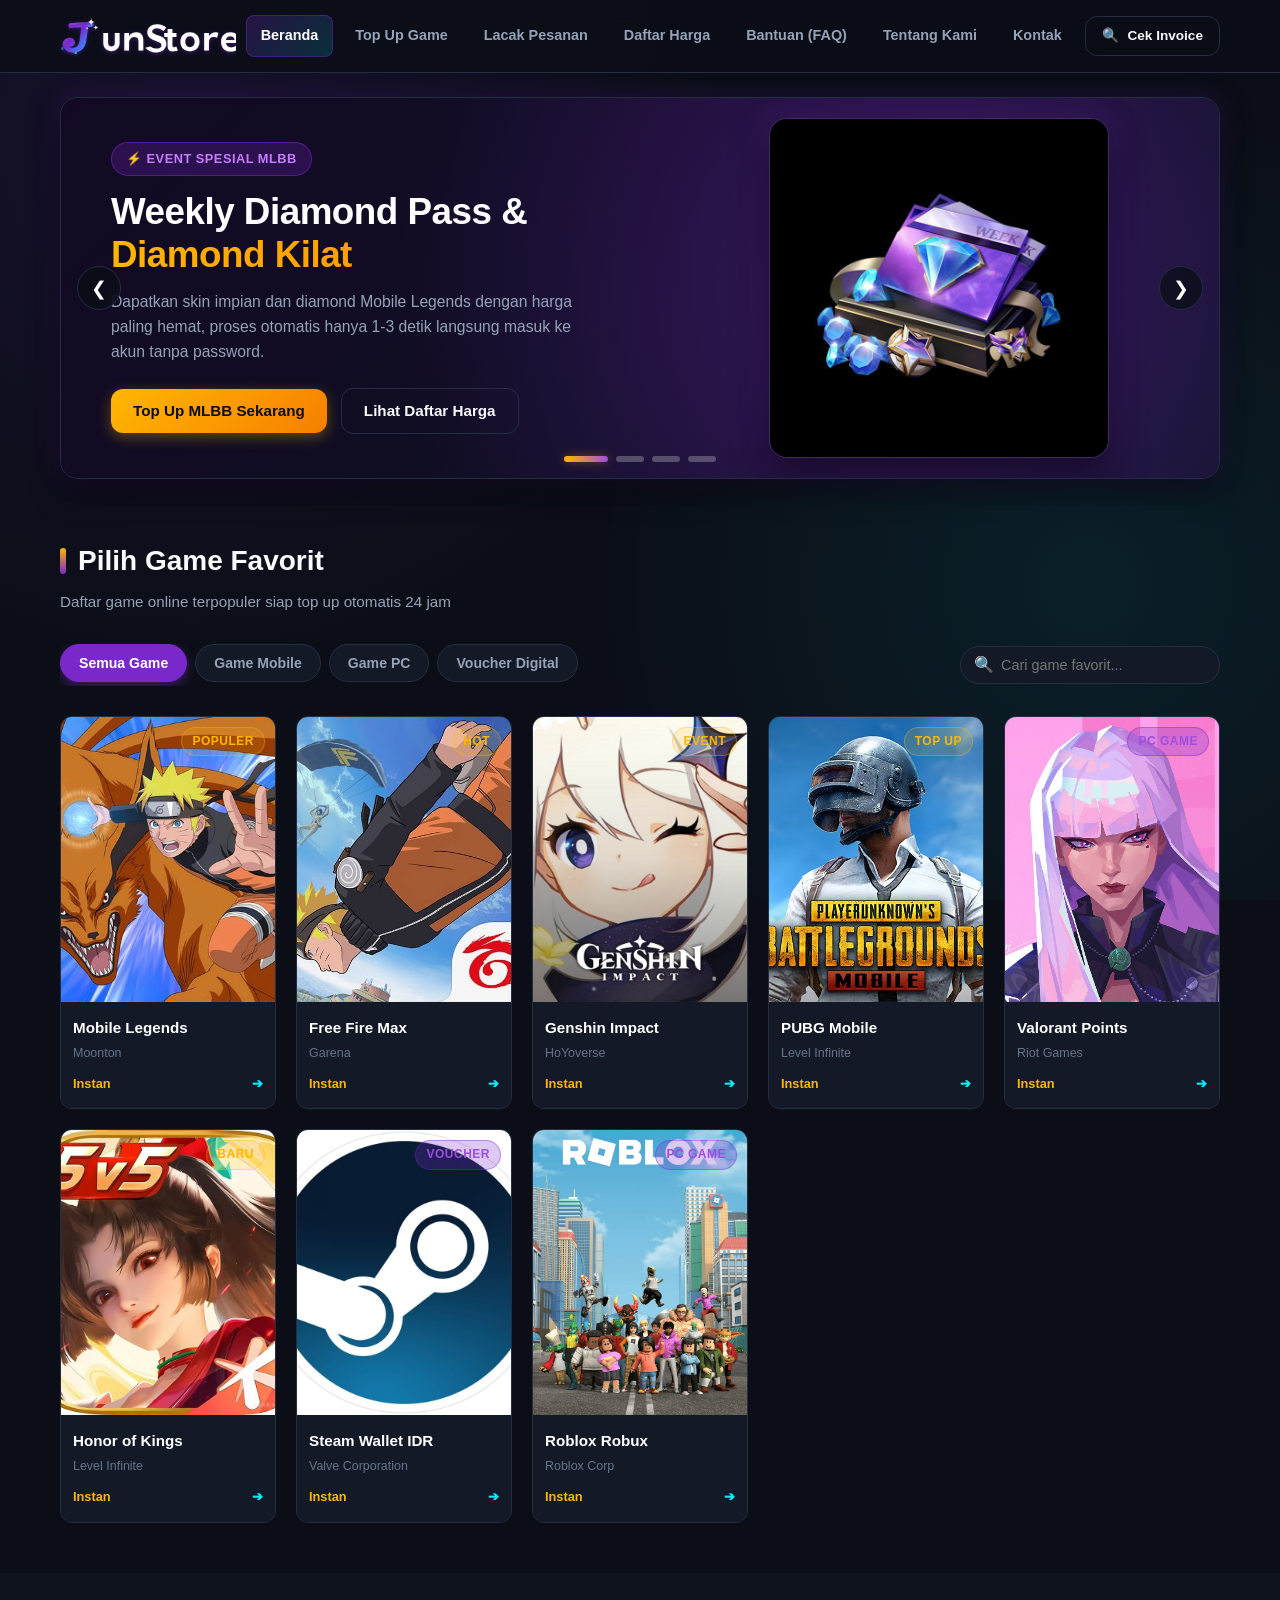
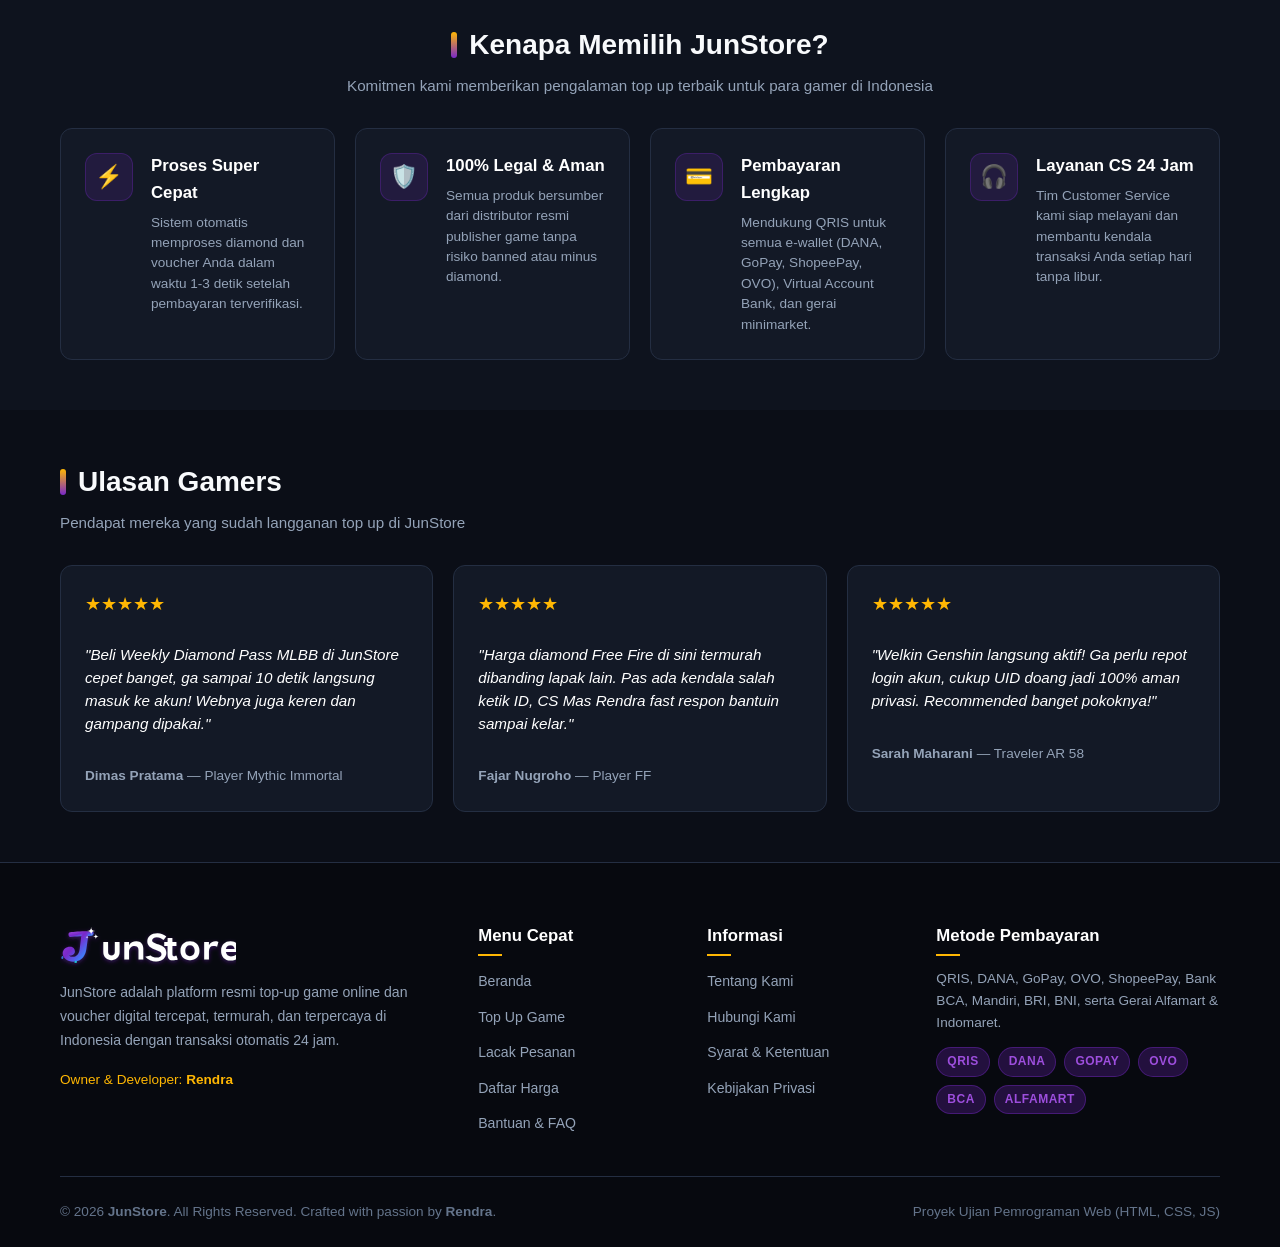
<file: index.html>
<!DOCTYPE html>
<html lang="id">
<head>
  <meta charset="UTF-8">
  <meta name="viewport" content="width=device-width, initial-scale=1.0">
  <title>JunStore - Platform Top Up Game & Voucher Murah Terpercaya by Rendra</title>
  <meta name="description" content="JunStore adalah situs top up game online termurah, cepat, dan aman 24 jam non-stop ala JunStore. Dikembangkan oleh Rendra.">
  <meta name="referrer" content="no-referrer">
  <link rel="stylesheet" href="css/rendra-style.css">
</head>
<body>

  <!-- ==================== HEADER & NAVBAR ==================== -->
  <header class="rendra-header" id="rendra-header">
    <div class="rendra-container">
      <nav class="rendra-navbar">
        <a href="index.html" class="rendra-brand">
          <img src="assets/images/junstore-logo.svg" alt="JunStore Logo" class="rendra-brand-img">
        </a>

        <!-- Desktop Navigation -->
        <ul class="rendra-nav-menu">
          <li><a href="index.html" class="rendra-nav-link rendra-active">Beranda</a></li>
          <li><a href="order.html" class="rendra-nav-link">Top Up Game</a></li>
          <li><a href="check-order.html" class="rendra-nav-link">Lacak Pesanan</a></li>
          <li><a href="pricelist.html" class="rendra-nav-link">Daftar Harga</a></li>
          <li><a href="faq.html" class="rendra-nav-link">Bantuan (FAQ)</a></li>
          <li><a href="about.html" class="rendra-nav-link">Tentang Kami</a></li>
          <li><a href="contact.html" class="rendra-nav-link">Kontak</a></li>
        </ul>

        <!-- Right Action Button -->
        <div class="rendra-nav-actions">
          <a href="check-order.html" class="rendra-btn rendra-btn-outline" style="font-size: 0.85rem; padding: 8px 16px;">
            <span>🔍</span> Cek Invoice
          </a>
          <button class="rendra-hamburger" id="rendra-hamburger" aria-label="Toggle navigation">
            <span>☰</span>
          </button>
        </div>
      </nav>
    </div>

    <!-- Mobile Navigation Drawer -->
    <div class="rendra-mobile-menu" id="rendra-mobile-menu">
      <ul>
        <li><a href="index.html" class="rendra-nav-link rendra-active">Beranda</a></li>
        <li><a href="order.html" class="rendra-nav-link">Top Up Game</a></li>
        <li><a href="check-order.html" class="rendra-nav-link">Lacak Pesanan</a></li>
        <li><a href="pricelist.html" class="rendra-nav-link">Daftar Harga</a></li>
        <li><a href="faq.html" class="rendra-nav-link">Bantuan (FAQ)</a></li>
        <li><a href="about.html" class="rendra-nav-link">Tentang Kami</a></li>
        <li><a href="contact.html" class="rendra-nav-link">Kontak</a></li>
      </ul>
    </div>
  </header>

  <!-- ==================== MAIN CONTENT ==================== -->
  <main>
    <!-- HERO ANIMATED GAME LAYOUT & INTERACTIVE SLIDER -->
    <section class="rendra-hero">
      <div class="rendra-container">
        <div class="rendra-slider-container" id="rendra-hero-slider">
          
          <div class="rendra-slider-track">
            
            <!-- SLIDE 1: MOBILE LEGENDS -->
            <div class="rendra-slide rendra-slide-mlbb rendra-slide-active">
              <div class="rendra-slide-content">
                <div class="rendra-slide-tag rendra-tag-purple">⚡ EVENT SPESIAL MLBB</div>
                <h1 class="rendra-slide-title">Weekly Diamond Pass & <span>Diamond Kilat</span></h1>
                <p class="rendra-slide-desc">Dapatkan skin impian dan diamond Mobile Legends dengan harga paling hemat, proses otomatis hanya 1-3 detik langsung masuk ke akun tanpa password.</p>
                <div class="rendra-slide-actions">
                  <a href="order.html?game=mlbb" class="rendra-btn rendra-btn-accent">Top Up MLBB Sekarang</a>
                  <a href="pricelist.html" class="rendra-btn rendra-btn-outline">Lihat Daftar Harga</a>
                </div>
              </div>
              <div class="rendra-slide-visual">
                <img src="./images/download (1).jpg" alt="Mobile Legends Bang Bang">
              </div>
            </div>

            <!-- SLIDE 2: FREE FIRE MAX -->
            <div class="rendra-slide rendra-slide-ff">
              <div class="rendra-slide-content">
                <div class="rendra-slide-tag rendra-tag-orange">🔥 DISKON SPESIAL FREE FIRE</div>
                <h1 class="rendra-slide-title">Diamond Free Fire <span>Termurah 24 Jam</span></h1>
                <p class="rendra-slide-desc">Nikmati kemudahan beli Diamond Free Fire dan Member Mingguan/Bulanan resmi tanpa ribet, garansi 100% legal dan anti-minus.</p>
                <div class="rendra-slide-actions">
                  <a href="order.html?game=ff" class="rendra-btn rendra-btn-accent">Top Up Free Fire</a>
                  <a href="order.html?game=ff" class="rendra-btn rendra-btn-outline">Member Mingguan</a>
                </div>
              </div>
              <div class="rendra-slide-visual">
                <img src="./images/download.jpg" alt="Free Fire Max">
              </div>
            </div>

            <!-- SLIDE 3: GENSHIN IMPACT -->
            <div class="rendra-slide rendra-slide-genshin">
              <div class="rendra-slide-content">
                <div class="rendra-slide-tag rendra-tag-cyan">✨ GENSHIN IMPACT VOUCHER</div>
                <h1 class="rendra-slide-title">Blessing Welkin Moon & <span>Genesis Crystals</span></h1>
                <p class="rendra-slide-desc">Top-up cepat cukup masukkan UID & Server Anda. Bersiaplah untuk gacha karakter favorit dengan bonus Genesis Crystal melimpah dan aman.</p>
                <div class="rendra-slide-actions">
                  <a href="order.html?game=genshin" class="rendra-btn rendra-btn-accent">Top Up Genshin</a>
                  <a href="pricelist.html" class="rendra-btn rendra-btn-outline">Cek Harga Crystal</a>
                </div>
              </div>
              <div class="rendra-slide-visual">
                <img src="./images/Genshin.jpg" alt="Genshin Impact">
              </div>
            </div>

            <!-- SLIDE 4: VALORANT -->
            <div class="rendra-slide rendra-slide-val">
              <div class="rendra-slide-content">
                <div class="rendra-slide-tag rendra-tag-red">🎯 RIOT VALORANT POINTS</div>
                <h1 class="rendra-slide-title">Valorant Points (VP) <span>Instan Settlement</span></h1>
                <p class="rendra-slide-desc">Koleksi skin senjata Vandal, Phantom, dan Battlepass terbaru sekarang. Pembayaran instan via QRIS, DANA, GoPay, dan Bank VA otomatis.</p>
                <div class="rendra-slide-actions">
                  <a href="order.html?game=valorant" class="rendra-btn rendra-btn-accent">Beli VP Sekarang</a>
                  <a href="pricelist.html" class="rendra-btn rendra-btn-outline">Daftar Harga VP</a>
                </div>
              </div>
              <div class="rendra-slide-visual">
                <img src="./images/HUSH VALORANT.jpg" alt="Valorant Points">
              </div>
            </div>

          </div>

          <!-- SLIDER NAVIGATION CONTROLS -->
          <button class="rendra-slider-btn rendra-slider-btn-prev" id="rendra-slider-prev" aria-label="Slide Sebelumnya">&#10094;</button>
          <button class="rendra-slider-btn rendra-slider-btn-next" id="rendra-slider-next" aria-label="Slide Selanjutnya">&#10095;</button>

          <!-- SLIDER PAGINATION DOTS -->
          <div class="rendra-slider-dots">
            <div class="rendra-dot rendra-dot-active" data-index="0"></div>
            <div class="rendra-dot" data-index="1"></div>
            <div class="rendra-dot" data-index="2"></div>
            <div class="rendra-dot" data-index="3"></div>
          </div>

        </div>
      </div>
    </section>

    <!-- GAME CATALOG SECTION -->
    <section class="rendra-section">
      <div class="rendra-container">
        <div class="rendra-section-header">
          <h2 class="rendra-section-title">Pilih Game Favorit</h2>
          <p class="rendra-section-subtitle">Daftar game online terpopuler siap top up otomatis 24 jam</p>
        </div>

        <!-- Filter Tabs & Search Bar ala Junstore -->
        <div class="rendra-filter-wrapper">
          <div class="rendra-filter-tabs">
            <button class="rendra-filter-tab rendra-active" data-category="all">Semua Game</button>
            <button class="rendra-filter-tab" data-category="mobile">Game Mobile</button>
            <button class="rendra-filter-tab" data-category="pc">Game PC</button>
            <button class="rendra-filter-tab" data-category="voucher">Voucher Digital</button>
          </div>

          <div class="rendra-search-box">
            <span class="rendra-search-icon">🔍</span>
            <input type="text" id="rendra-home-search" class="rendra-search-input" placeholder="Cari game favorit...">
          </div>
        </div>

        <!-- Games Grid Cards -->
        <div class="rendra-games-grid" id="rendra-games-grid">
          <!-- MLBB -->
          <a href="order.html?game=mlbb" class="rendra-game-card" data-category="mobile" data-name="Mobile Legends Bang Bang">
            <div class="rendra-game-badge">
              <span class="rendra-badge rendra-badge-accent">POPULER</span>
            </div>
            <div class="rendra-game-thumb">
              <img src="./images/MLBB.jpg" alt="Mobile Legends">
            </div>
            <div class="rendra-game-info">
              <div>
                <h3 class="rendra-game-name">Mobile Legends</h3>
                <p class="rendra-game-publisher">Moonton</p>
              </div>
              <div class="rendra-game-action">
                <span>Instan</span> ➔
              </div>
            </div>
          </a>

          <!-- Free Fire -->
          <a href="order.html?game=ff" class="rendra-game-card" data-category="mobile" data-name="Free Fire Max">
            <div class="rendra-game-badge">
              <span class="rendra-badge rendra-badge-accent">HOT</span>
            </div>
            <div class="rendra-game-thumb">
              <img src="./images/download.jpg" alt="Free Fire Max">
            </div>
            <div class="rendra-game-info">
              <div>
                <h3 class="rendra-game-name">Free Fire Max</h3>
                <p class="rendra-game-publisher">Garena</p>
              </div>
              <div class="rendra-game-action">
                <span>Instan</span> ➔
              </div>
            </div>
          </a>

          <!-- Genshin Impact -->
          <a href="order.html?game=genshin" class="rendra-game-card" data-category="mobile" data-name="Genshin Impact">
            <div class="rendra-game-badge">
              <span class="rendra-badge rendra-badge-accent">EVENT</span>
            </div>
            <div class="rendra-game-thumb">
              <img src="./images/Genshin.jpg" alt="Genshin Impact">
            </div>
            <div class="rendra-game-info">
              <div>
                <h3 class="rendra-game-name">Genshin Impact</h3>
                <p class="rendra-game-publisher">HoYoverse</p>
              </div>
              <div class="rendra-game-action">
                <span>Instan</span> ➔
              </div>
            </div>
          </a>

          <!-- PUBG Mobile -->
          <a href="order.html?game=pubgm" class="rendra-game-card" data-category="mobile" data-name="PUBG Mobile">
            <div class="rendra-game-badge">
              <span class="rendra-badge rendra-badge-accent">TOP UP</span>
            </div>
            <div class="rendra-game-thumb">
              <img src="./images/PUBEG.jpg" alt="PUBG Mobile">
            </div>
            <div class="rendra-game-info">
              <div>
                <h3 class="rendra-game-name">PUBG Mobile</h3>
                <p class="rendra-game-publisher">Level Infinite</p>
              </div>
              <div class="rendra-game-action">
                <span>Instan</span> ➔
              </div>
            </div>
          </a>

          <!-- Valorant -->
          <a href="order.html?game=valorant" class="rendra-game-card" data-category="pc" data-name="Valorant Points">
            <div class="rendra-game-badge">
              <span class="rendra-badge rendra-badge-primary">PC GAME</span>
            </div>
            <div class="rendra-game-thumb">
              <img src="./images/Hush.jpg" alt="Valorant Points">
            </div>
            <div class="rendra-game-info">
              <div>
                <h3 class="rendra-game-name">Valorant Points</h3>
                <p class="rendra-game-publisher">Riot Games</p>
              </div>
              <div class="rendra-game-action">
                <span>Instan</span> ➔
              </div>
            </div>
          </a>

          <!-- Honor of Kings -->
          <a href="order.html?game=hok" class="rendra-game-card" data-category="mobile" data-name="Honor of Kings">
            <div class="rendra-game-badge">
              <span class="rendra-badge rendra-badge-accent">BARU</span>
            </div>
            <div class="rendra-game-thumb">
              <img src="./images/download (2).jpg" alt="Honor of Kings">
            </div>
            <div class="rendra-game-info">
              <div>
                <h3 class="rendra-game-name">Honor of Kings</h3>
                <p class="rendra-game-publisher">Level Infinite</p>
              </div>
              <div class="rendra-game-action">
                <span>Instan</span> ➔
              </div>
            </div>
          </a>

          <!-- Steam Wallet -->
          <a href="order.html?game=steam" class="rendra-game-card" data-category="voucher" data-name="Steam Wallet Code">
            <div class="rendra-game-badge">
              <span class="rendra-badge rendra-badge-primary">VOUCHER</span>
            </div>
            <div class="rendra-game-thumb">
              <img src="./images/Pc Gaming Steam Sticker.jpg" alt="Steam Wallet Code">
            </div>
            <div class="rendra-game-info">
              <div>
                <h3 class="rendra-game-name">Steam Wallet IDR</h3>
                <p class="rendra-game-publisher">Valve Corporation</p>
              </div>
              <div class="rendra-game-action">
                <span>Instan</span> ➔
              </div>
            </div>
          </a>

          <!-- Roblox Robux -->
          <a href="order.html?game=roblox" class="rendra-game-card" data-category="pc" data-name="Roblox Robux">
            <div class="rendra-game-badge">
              <span class="rendra-badge rendra-badge-primary">PC GAME</span>
            </div>
            <div class="rendra-game-thumb">
              <img src="./images/Roblox.jpg" alt="Roblox Robux">
            </div>
            <div class="rendra-game-info">
              <div>
                <h3 class="rendra-game-name">Roblox Robux</h3>
                <p class="rendra-game-publisher">Roblox Corp</p>
              </div>
              <div class="rendra-game-action">
                <span>Instan</span> ➔
              </div>
            </div>
          </a>
        </div>
      </div>
    </section>

    <!-- WHY CHOOSE JUNSTORE / KEUNGGULAN -->
    <section class="rendra-section" style="background: rgba(19, 25, 38, 0.5);">
      <div class="rendra-container">
        <div class="rendra-section-header" style="text-align: center;">
          <h2 class="rendra-section-title" style="justify-content: center;">Kenapa Memilih JunStore?</h2>
          <p class="rendra-section-subtitle">Komitmen kami memberikan pengalaman top up terbaik untuk para gamer di Indonesia</p>
        </div>

        <div class="rendra-features-grid">
          <div class="rendra-feature-box">
            <div class="rendra-feature-icon">⚡</div>
            <div>
              <h3 class="rendra-feature-title">Proses Super Cepat</h3>
              <p class="rendra-feature-desc">Sistem otomatis memproses diamond dan voucher Anda dalam waktu 1-3 detik setelah pembayaran terverifikasi.</p>
            </div>
          </div>

          <div class="rendra-feature-box">
            <div class="rendra-feature-icon">🛡️</div>
            <div>
              <h3 class="rendra-feature-title">100% Legal & Aman</h3>
              <p class="rendra-feature-desc">Semua produk bersumber dari distributor resmi publisher game tanpa risiko banned atau minus diamond.</p>
            </div>
          </div>

          <div class="rendra-feature-box">
            <div class="rendra-feature-icon">💳</div>
            <div>
              <h3 class="rendra-feature-title">Pembayaran Lengkap</h3>
              <p class="rendra-feature-desc">Mendukung QRIS untuk semua e-wallet (DANA, GoPay, ShopeePay, OVO), Virtual Account Bank, dan gerai minimarket.</p>
            </div>
          </div>

          <div class="rendra-feature-box">
            <div class="rendra-feature-icon">🎧</div>
            <div>
              <h3 class="rendra-feature-title">Layanan CS 24 Jam</h3>
              <p class="rendra-feature-desc">Tim Customer Service kami siap melayani dan membantu kendala transaksi Anda setiap hari tanpa libur.</p>
            </div>
          </div>
        </div>
      </div>
    </section>

    <!-- TESTIMONIALS / REVIEW -->
    <section class="rendra-section">
      <div class="rendra-container">
        <div class="rendra-section-header">
          <h2 class="rendra-section-title">Ulasan Gamers</h2>
          <p class="rendra-section-subtitle">Pendapat mereka yang sudah langganan top up di JunStore</p>
        </div>

        <div class="rendra-features-grid">
          <div class="rendra-feature-box" style="flex-direction: column;">
            <div style="color: var(--rendra-accent); font-size: 1.1rem; margin-bottom: 8px;">★★★★★</div>
            <p class="rendra-feature-desc" style="font-size: 0.95rem; font-style: italic; color: #fff; margin-bottom: 12px;">
              "Beli Weekly Diamond Pass MLBB di JunStore cepet banget, ga sampai 10 detik langsung masuk ke akun! Webnya juga keren dan gampang dipakai."
            </p>
            <div style="font-size: 0.85rem; color: var(--rendra-text-muted);">
              <strong>Dimas Pratama</strong> — Player Mythic Immortal
            </div>
          </div>

          <div class="rendra-feature-box" style="flex-direction: column;">
            <div style="color: var(--rendra-accent); font-size: 1.1rem; margin-bottom: 8px;">★★★★★</div>
            <p class="rendra-feature-desc" style="font-size: 0.95rem; font-style: italic; color: #fff; margin-bottom: 12px;">
              "Harga diamond Free Fire di sini termurah dibanding lapak lain. Pas ada kendala salah ketik ID, CS Mas Rendra fast respon bantuin sampai kelar."
            </p>
            <div style="font-size: 0.85rem; color: var(--rendra-text-muted);">
              <strong>Fajar Nugroho</strong> — Player FF
            </div>
          </div>

          <div class="rendra-feature-box" style="flex-direction: column;">
            <div style="color: var(--rendra-accent); font-size: 1.1rem; margin-bottom: 8px;">★★★★★</div>
            <p class="rendra-feature-desc" style="font-size: 0.95rem; font-style: italic; color: #fff; margin-bottom: 12px;">
              "Welkin Genshin langsung aktif! Ga perlu repot login akun, cukup UID doang jadi 100% aman privasi. Recommended banget pokoknya!"
            </p>
            <div style="font-size: 0.85rem; color: var(--rendra-text-muted);">
              <strong>Sarah Maharani</strong> — Traveler AR 58
            </div>
          </div>
        </div>
      </div>
    </section>
  </main>

  <!-- ==================== FOOTER ==================== -->
  <footer class="rendra-footer" id="rendra-footer">
    <div class="rendra-container">
      <div class="rendra-footer-grid">
        <!-- Col 1: Brand & Bio -->
        <div class="rendra-footer-col">
          <div class="rendra-brand" style="margin-bottom: 14px;">
            <img src="assets/images/junstore-logo.svg" alt="JunStore Logo" class="rendra-brand-img">
          </div>
          <p style="color: var(--rendra-text-muted); font-size: 0.88rem; line-height: 1.7; margin-bottom: 16px;">
            JunStore adalah platform resmi top-up game online dan voucher digital tercepat, termurah, dan terpercaya di Indonesia dengan transaksi otomatis 24 jam.
          </p>
          <div style="font-size: 0.85rem; color: var(--rendra-accent);">
            Owner & Developer: <strong>Rendra</strong>
          </div>
        </div>

        <!-- Col 2: Menu Navigasi -->
        <div class="rendra-footer-col">
          <h4>Menu Cepat</h4>
          <ul class="rendra-footer-links">
            <li><a href="index.html" class="rendra-footer-link">Beranda</a></li>
            <li><a href="order.html" class="rendra-footer-link">Top Up Game</a></li>
            <li><a href="check-order.html" class="rendra-footer-link">Lacak Pesanan</a></li>
            <li><a href="pricelist.html" class="rendra-footer-link">Daftar Harga</a></li>
            <li><a href="faq.html" class="rendra-footer-link">Bantuan & FAQ</a></li>
          </ul>
        </div>

        <!-- Col 3: Informasi & Legal -->
        <div class="rendra-footer-col">
          <h4>Informasi</h4>
          <ul class="rendra-footer-links">
            <li><a href="about.html" class="rendra-footer-link">Tentang Kami</a></li>
            <li><a href="contact.html" class="rendra-footer-link">Hubungi Kami</a></li>
            <li><a href="faq.html" class="rendra-footer-link">Syarat & Ketentuan</a></li>
            <li><a href="faq.html" class="rendra-footer-link">Kebijakan Privasi</a></li>
          </ul>
        </div>

        <!-- Col 4: Metode Pembayaran -->
        <div class="rendra-footer-col">
          <h4>Metode Pembayaran</h4>
          <p style="color: var(--rendra-text-muted); font-size: 0.85rem; margin-bottom: 14px;">
            QRIS, DANA, GoPay, OVO, ShopeePay, Bank BCA, Mandiri, BRI, BNI, serta Gerai Alfamart & Indomaret.
          </p>
          <div style="display: flex; gap: 8px; flex-wrap: wrap;">
            <span class="rendra-badge rendra-badge-primary">QRIS</span>
            <span class="rendra-badge rendra-badge-primary">DANA</span>
            <span class="rendra-badge rendra-badge-primary">GOPAY</span>
            <span class="rendra-badge rendra-badge-primary">OVO</span>
            <span class="rendra-badge rendra-badge-primary">BCA</span>
            <span class="rendra-badge rendra-badge-primary">ALFAMART</span>
          </div>
        </div>
      </div>

      <!-- Footer Bottom -->
      <div class="rendra-footer-bottom">
        <div>
          © 2026 <strong>JunStore</strong>. All Rights Reserved. Crafted with passion by <strong>Rendra</strong>.
        </div>
        <div>
          Proyek Ujian Pemrograman Web (HTML, CSS, JS)
        </div>
      </div>
    </div>
  </footer>

  <!-- Scripts -->
  <script src="js/rendra-main.js"></script>
</body>
</html>
</file>
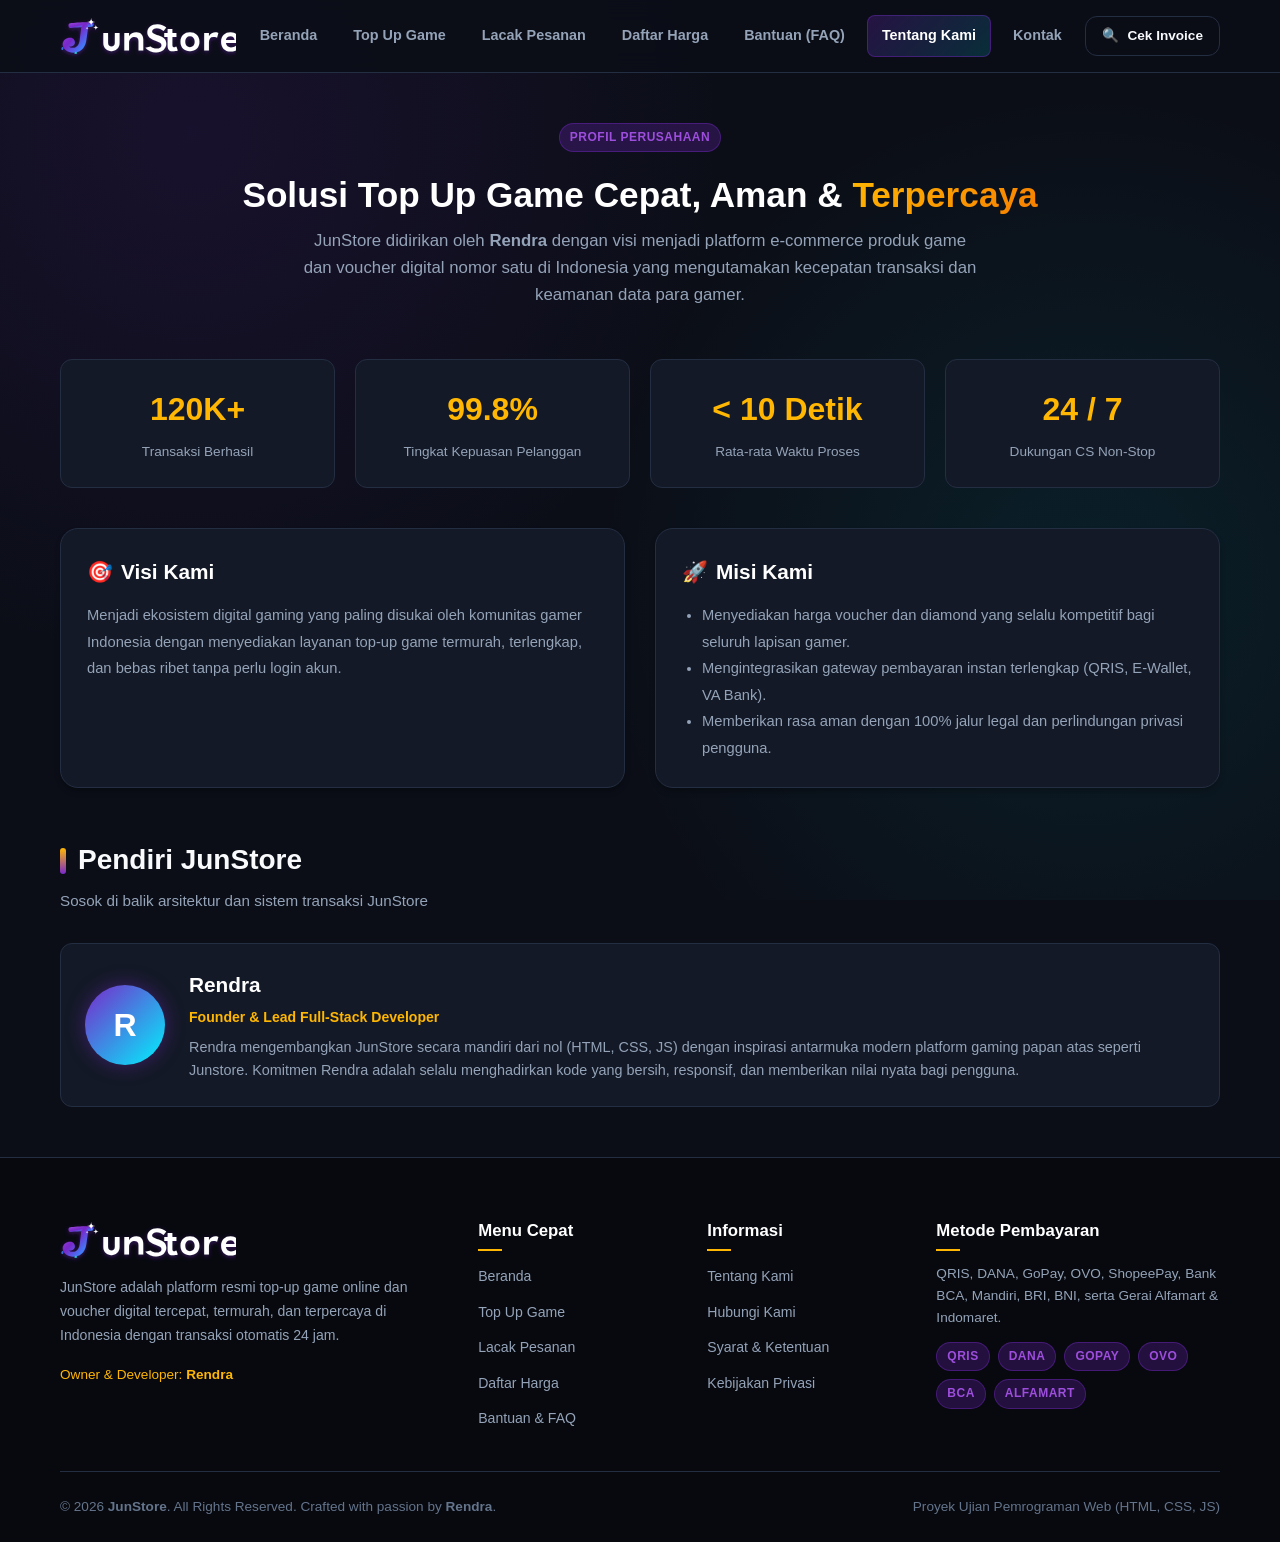
<file: about.html>
<!DOCTYPE html>
<html lang="id">
<head>
  <meta charset="UTF-8">
  <meta name="viewport" content="width=device-width, initial-scale=1.0">
  <title>Tentang Kami - JunStore by Rendra</title>
  <meta name="description" content="Mengenal lebih dekat JunStore, platform top-up game online terdepan yang didirikan oleh Rendra.">
  <meta name="referrer" content="no-referrer">
  <link rel="stylesheet" href="css/rendra-style.css">
</head>
<body>

  <!-- ==================== HEADER & NAVBAR ==================== -->
  <header class="rendra-header" id="rendra-header">
    <div class="rendra-container">
      <nav class="rendra-navbar">
        <a href="index.html" class="rendra-brand">
          <img src="assets/images/junstore-logo.svg" alt="JunStore Logo" class="rendra-brand-img">
        </a>

        <!-- Desktop Navigation -->
        <ul class="rendra-nav-menu">
          <li><a href="index.html" class="rendra-nav-link">Beranda</a></li>
          <li><a href="order.html" class="rendra-nav-link">Top Up Game</a></li>
          <li><a href="check-order.html" class="rendra-nav-link">Lacak Pesanan</a></li>
          <li><a href="pricelist.html" class="rendra-nav-link">Daftar Harga</a></li>
          <li><a href="faq.html" class="rendra-nav-link">Bantuan (FAQ)</a></li>
          <li><a href="about.html" class="rendra-nav-link rendra-active">Tentang Kami</a></li>
          <li><a href="contact.html" class="rendra-nav-link">Kontak</a></li>
        </ul>

        <div class="rendra-nav-actions">
          <a href="check-order.html" class="rendra-btn rendra-btn-outline" style="font-size: 0.85rem; padding: 8px 16px;">
            <span>🔍</span> Cek Invoice
          </a>
          <button class="rendra-hamburger" id="rendra-hamburger" aria-label="Toggle navigation">
            <span>☰</span>
          </button>
        </div>
      </nav>
    </div>

    <!-- Mobile Navigation Drawer -->
    <div class="rendra-mobile-menu" id="rendra-mobile-menu">
      <ul>
        <li><a href="index.html" class="rendra-nav-link">Beranda</a></li>
        <li><a href="order.html" class="rendra-nav-link">Top Up Game</a></li>
        <li><a href="check-order.html" class="rendra-nav-link">Lacak Pesanan</a></li>
        <li><a href="pricelist.html" class="rendra-nav-link">Daftar Harga</a></li>
        <li><a href="faq.html" class="rendra-nav-link">Bantuan (FAQ)</a></li>
        <li><a href="about.html" class="rendra-nav-link rendra-active">Tentang Kami</a></li>
        <li><a href="contact.html" class="rendra-nav-link">Kontak</a></li>
      </ul>
    </div>
  </header>

  <!-- ==================== MAIN CONTENT ==================== -->
  <main class="rendra-section">
    <div class="rendra-container">
      
      <!-- HERO ABOUT -->
      <div class="rendra-about-hero">
        <span class="rendra-badge rendra-badge-primary" style="margin-bottom: 12px;">PROFIL PERUSAHAAN</span>
        <h1 class="rendra-banner-title" style="margin-top: 10px;">
          Solusi Top Up Game Cepat, Aman & <span>Terpercaya</span>
        </h1>
        <p class="rendra-section-subtitle" style="font-size: 1.05rem; max-width: 680px; margin: 12px auto 0;">
          JunStore didirikan oleh <strong>Rendra</strong> dengan visi menjadi platform e-commerce produk game dan voucher digital nomor satu di Indonesia yang mengutamakan kecepatan transaksi dan keamanan data para gamer.
        </p>
      </div>

      <!-- STATISTICS -->
      <div class="rendra-stats-grid">
        <div class="rendra-stat-card">
          <div class="rendra-stat-num">120K+</div>
          <div class="rendra-stat-label">Transaksi Berhasil</div>
        </div>
        <div class="rendra-stat-card">
          <div class="rendra-stat-num">99.8%</div>
          <div class="rendra-stat-label">Tingkat Kepuasan Pelanggan</div>
        </div>
        <div class="rendra-stat-card">
          <div class="rendra-stat-num">&lt; 10 Detik</div>
          <div class="rendra-stat-label">Rata-rata Waktu Proses</div>
        </div>
        <div class="rendra-stat-card">
          <div class="rendra-stat-num">24 / 7</div>
          <div class="rendra-stat-label">Dukungan CS Non-Stop</div>
        </div>
      </div>

      <!-- STORY & MISSION -->
      <div style="display: grid; grid-template-columns: repeat(auto-fit, minmax(320px, 1fr)); gap: 30px; margin-top: 40px;">
        <div class="rendra-order-card" style="margin-bottom: 0;">
          <h2 style="font-size: 1.3rem; color: #fff; margin-bottom: 14px; display: flex; align-items: center; gap: 8px;">
            <span>🎯</span> Visi Kami
          </h2>
          <p style="color: var(--rendra-text-muted); font-size: 0.92rem; line-height: 1.8;">
            Menjadi ekosistem digital gaming yang paling disukai oleh komunitas gamer Indonesia dengan menyediakan layanan top-up game termurah, terlengkap, dan bebas ribet tanpa perlu login akun.
          </p>
        </div>

        <div class="rendra-order-card" style="margin-bottom: 0;">
          <h2 style="font-size: 1.3rem; color: #fff; margin-bottom: 14px; display: flex; align-items: center; gap: 8px;">
            <span>🚀</span> Misi Kami
          </h2>
          <ul style="color: var(--rendra-text-muted); font-size: 0.92rem; line-height: 1.8; padding-left: 20px;">
            <li>Menyediakan harga voucher dan diamond yang selalu kompetitif bagi seluruh lapisan gamer.</li>
            <li>Mengintegrasikan gateway pembayaran instan terlengkap (QRIS, E-Wallet, VA Bank).</li>
            <li>Memberikan rasa aman dengan 100% jalur legal dan perlindungan privasi pengguna.</li>
          </ul>
        </div>
      </div>

      <!-- FOUNDER PROFILE -->
      <div style="margin-top: 50px;">
        <div class="rendra-section-header">
          <h2 class="rendra-section-title">Pendiri JunStore</h2>
          <p class="rendra-section-subtitle">Sosok di balik arsitektur dan sistem transaksi JunStore</p>
        </div>

        <div class="rendra-feature-box" style="align-items: center; gap: 24px;">
          <div style="width: 80px; height: 80px; border-radius: var(--rendra-radius-full); background: linear-gradient(135deg, var(--rendra-primary), var(--rendra-secondary)); display: flex; align-items: center; justify-content: center; font-size: 2rem; color: #fff; font-weight: 900; flex-shrink: 0; box-shadow: 0 0 20px var(--rendra-primary-glow);">
            R
          </div>
          <div>
            <h3 style="font-size: 1.3rem; color: #fff; margin-bottom: 4px;">Rendra</h3>
            <p style="color: var(--rendra-accent); font-weight: 700; font-size: 0.88rem; margin-bottom: 8px;">Founder & Lead Full-Stack Developer</p>
            <p style="color: var(--rendra-text-muted); font-size: 0.9rem; line-height: 1.6;">
              Rendra mengembangkan JunStore secara mandiri dari nol (HTML, CSS, JS) dengan inspirasi antarmuka modern platform gaming papan atas seperti Junstore. Komitmen Rendra adalah selalu menghadirkan kode yang bersih, responsif, dan memberikan nilai nyata bagi pengguna.
            </p>
          </div>
        </div>
      </div>

    </div>
  </main>

  <!-- ==================== FOOTER ==================== -->
  <footer class="rendra-footer" id="rendra-footer">
    <div class="rendra-container">
      <div class="rendra-footer-grid">
        <div class="rendra-footer-col">
          <div class="rendra-brand" style="margin-bottom: 14px;">
            <img src="assets/images/junstore-logo.svg" alt="JunStore Logo" class="rendra-brand-img">
          </div>
          <p style="color: var(--rendra-text-muted); font-size: 0.88rem; line-height: 1.7; margin-bottom: 16px;">
            JunStore adalah platform resmi top-up game online dan voucher digital tercepat, termurah, dan terpercaya di Indonesia dengan transaksi otomatis 24 jam.
          </p>
          <div style="font-size: 0.85rem; color: var(--rendra-accent);">
            Owner & Developer: <strong>Rendra</strong>
          </div>
        </div>

        <div class="rendra-footer-col">
          <h4>Menu Cepat</h4>
          <ul class="rendra-footer-links">
            <li><a href="index.html" class="rendra-footer-link">Beranda</a></li>
            <li><a href="order.html" class="rendra-footer-link">Top Up Game</a></li>
            <li><a href="check-order.html" class="rendra-footer-link">Lacak Pesanan</a></li>
            <li><a href="pricelist.html" class="rendra-footer-link">Daftar Harga</a></li>
            <li><a href="faq.html" class="rendra-footer-link">Bantuan & FAQ</a></li>
          </ul>
        </div>

        <div class="rendra-footer-col">
          <h4>Informasi</h4>
          <ul class="rendra-footer-links">
            <li><a href="about.html" class="rendra-footer-link">Tentang Kami</a></li>
            <li><a href="contact.html" class="rendra-footer-link">Hubungi Kami</a></li>
            <li><a href="faq.html" class="rendra-footer-link">Syarat & Ketentuan</a></li>
            <li><a href="faq.html" class="rendra-footer-link">Kebijakan Privasi</a></li>
          </ul>
        </div>

        <div class="rendra-footer-col">
          <h4>Metode Pembayaran</h4>
          <p style="color: var(--rendra-text-muted); font-size: 0.85rem; margin-bottom: 14px;">
            QRIS, DANA, GoPay, OVO, ShopeePay, Bank BCA, Mandiri, BRI, BNI, serta Gerai Alfamart & Indomaret.
          </p>
          <div style="display: flex; gap: 8px; flex-wrap: wrap;">
            <span class="rendra-badge rendra-badge-primary">QRIS</span>
            <span class="rendra-badge rendra-badge-primary">DANA</span>
            <span class="rendra-badge rendra-badge-primary">GOPAY</span>
            <span class="rendra-badge rendra-badge-primary">OVO</span>
            <span class="rendra-badge rendra-badge-primary">BCA</span>
            <span class="rendra-badge rendra-badge-primary">ALFAMART</span>
          </div>
        </div>
      </div>

      <div class="rendra-footer-bottom">
        <div>
          © 2026 <strong>JunStore</strong>. All Rights Reserved. Crafted with passion by <strong>Rendra</strong>.
        </div>
        <div>
          Proyek Ujian Pemrograman Web (HTML, CSS, JS)
        </div>
      </div>
    </div>
  </footer>

  <!-- Scripts -->
  <script src="js/rendra-main.js"></script>
</body>
</html>
</file>
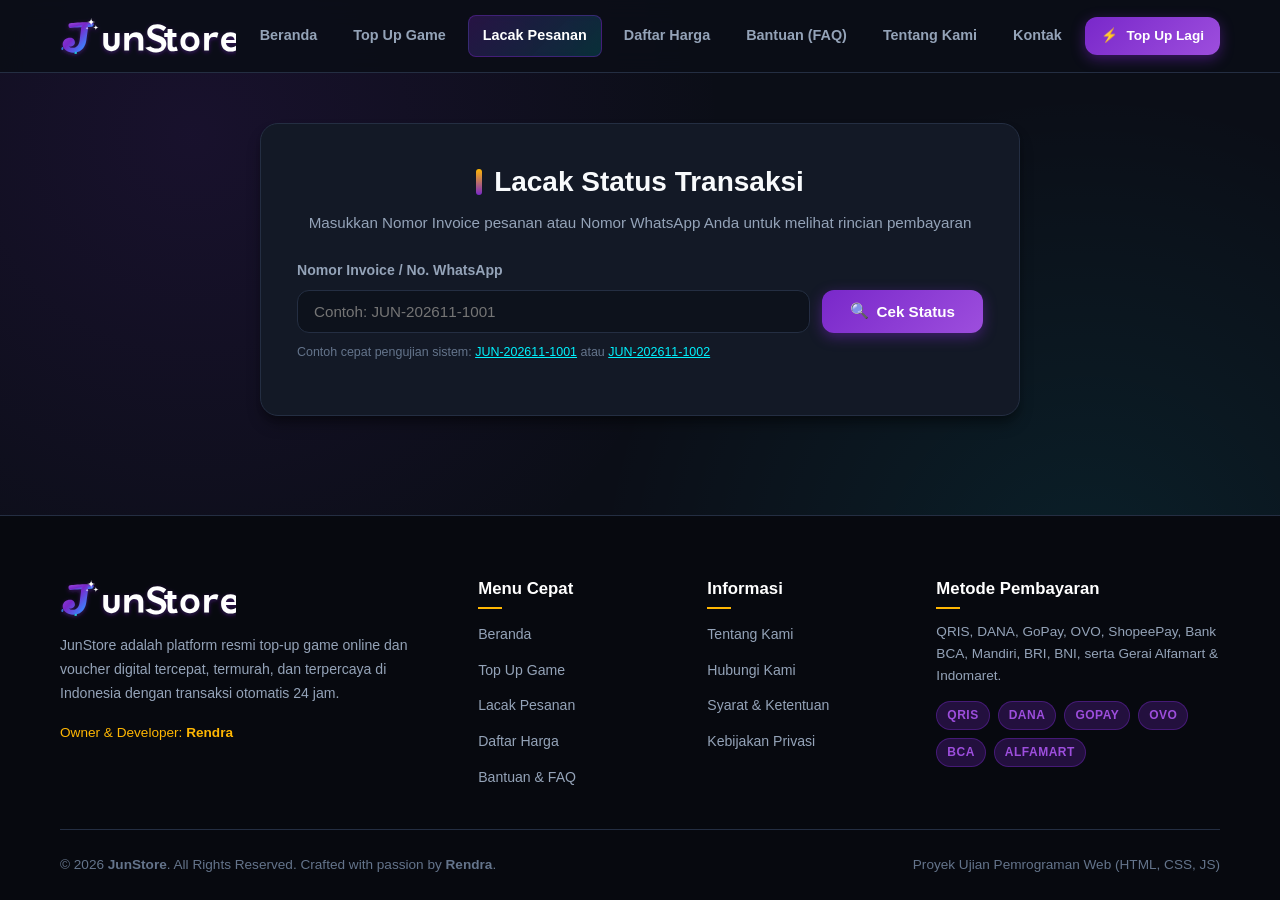
<file: check-order.html>
<!DOCTYPE html>
<html lang="id">
<head>
  <meta charset="UTF-8">
  <meta name="viewport" content="width=device-width, initial-scale=1.0">
  <title>Lacak Status Pesanan - JunStore by Rendra</title>
  <meta name="description" content="Cek status transaksi dan lacak pembayaran top-up game Anda di JunStore by Rendra secara real-time.">
  <meta name="referrer" content="no-referrer">
  <link rel="stylesheet" href="css/rendra-style.css">
</head>
<body>

  <!-- ==================== HEADER & NAVBAR ==================== -->
  <header class="rendra-header" id="rendra-header">
    <div class="rendra-container">
      <nav class="rendra-navbar">
        <a href="index.html" class="rendra-brand">
          <img src="assets/images/junstore-logo.svg" alt="JunStore Logo" class="rendra-brand-img">
        </a>

        <!-- Desktop Navigation -->
        <ul class="rendra-nav-menu">
          <li><a href="index.html" class="rendra-nav-link">Beranda</a></li>
          <li><a href="order.html" class="rendra-nav-link">Top Up Game</a></li>
          <li><a href="check-order.html" class="rendra-nav-link rendra-active">Lacak Pesanan</a></li>
          <li><a href="pricelist.html" class="rendra-nav-link">Daftar Harga</a></li>
          <li><a href="faq.html" class="rendra-nav-link">Bantuan (FAQ)</a></li>
          <li><a href="about.html" class="rendra-nav-link">Tentang Kami</a></li>
          <li><a href="contact.html" class="rendra-nav-link">Kontak</a></li>
        </ul>

        <div class="rendra-nav-actions">
          <a href="order.html" class="rendra-btn rendra-btn-primary" style="font-size: 0.85rem; padding: 8px 16px;">
            <span>⚡</span> Top Up Lagi
          </a>
          <button class="rendra-hamburger" id="rendra-hamburger" aria-label="Toggle navigation">
            <span>☰</span>
          </button>
        </div>
      </nav>
    </div>

    <!-- Mobile Navigation Drawer -->
    <div class="rendra-mobile-menu" id="rendra-mobile-menu">
      <ul>
        <li><a href="index.html" class="rendra-nav-link">Beranda</a></li>
        <li><a href="order.html" class="rendra-nav-link">Top Up Game</a></li>
        <li><a href="check-order.html" class="rendra-nav-link rendra-active">Lacak Pesanan</a></li>
        <li><a href="pricelist.html" class="rendra-nav-link">Daftar Harga</a></li>
        <li><a href="faq.html" class="rendra-nav-link">Bantuan (FAQ)</a></li>
        <li><a href="about.html" class="rendra-nav-link">Tentang Kami</a></li>
        <li><a href="contact.html" class="rendra-nav-link">Kontak</a></li>
      </ul>
    </div>
  </header>

  <!-- ==================== MAIN CONTENT ==================== -->
  <main class="rendra-section">
    <div class="rendra-container">
      
      <div class="rendra-track-card">
        <div class="rendra-section-header" style="text-align: center; margin-bottom: 24px;">
          <h1 class="rendra-section-title" style="justify-content: center;">Lacak Status Transaksi</h1>
          <p class="rendra-section-subtitle">Masukkan Nomor Invoice pesanan atau Nomor WhatsApp Anda untuk melihat rincian pembayaran</p>
        </div>

        <!-- FORM PENCARIAN INVOICE -->
        <form id="rendra-track-form">
          <div class="rendra-form-group">
            <label class="rendra-label" for="rendra-track-input">Nomor Invoice / No. WhatsApp</label>
            <div style="display: flex; gap: 12px; flex-wrap: wrap;">
              <input type="text" id="rendra-track-input" class="rendra-input" placeholder="Contoh: JUN-202611-1001" style="flex: 1;" required>
              <button type="submit" class="rendra-btn rendra-btn-primary" style="padding: 12px 28px;">
                <span>🔍</span> Cek Status
              </button>
            </div>
            <p class="rendra-hint" style="margin-top: 10px;">
              Contoh cepat pengujian sistem: 
              <a href="check-order.html?invoice=JUN-202611-1001" style="color: var(--rendra-secondary); text-decoration: underline;">JUN-202611-1001</a> atau 
              <a href="check-order.html?invoice=JUN-202611-1002" style="color: var(--rendra-secondary); text-decoration: underline;">JUN-202611-1002</a>
            </p>
          </div>
        </form>

        <!-- KARTU HASIL PELACAKAN (DITAMPILKAN VIA JS) -->
        <div class="rendra-invoice-result" id="rendra-track-result">
          <div style="display: flex; justify-content: space-between; align-items: center; margin-bottom: 20px; flex-wrap: wrap; gap: 10px;">
            <div>
              <span style="font-size: 0.85rem; color: var(--rendra-text-muted);">Nomor Invoice:</span>
              <h2 style="font-size: 1.35rem; color: #fff;" id="rendra-res-invoice">JUN-202611-1001</h2>
            </div>
            <div>
              <span class="rendra-badge rendra-badge-success" id="rendra-res-status" style="font-size: 0.95rem; padding: 6px 16px;">Berhasil</span>
            </div>
          </div>

          <div style="background: #0d121c; border: 1px solid var(--rendra-border); border-radius: var(--rendra-radius-md); padding: 20px;">
            <div class="rendra-modal-row">
              <span>Game:</span>
              <span id="rendra-res-game">-</span>
            </div>
            <div class="rendra-modal-row">
              <span>Data Akun:</span>
              <span id="rendra-res-account">-</span>
            </div>
            <div class="rendra-modal-row">
              <span>Item Dibeli:</span>
              <span id="rendra-res-item">-</span>
            </div>
            <div class="rendra-modal-row">
              <span>Metode Pembayaran:</span>
              <span id="rendra-res-payment">-</span>
            </div>
            <div class="rendra-modal-row">
              <span>Waktu Transaksi:</span>
              <span id="rendra-res-date">-</span>
            </div>
            <div class="rendra-modal-row" style="border-bottom: none; padding-top: 16px;">
              <span style="font-size: 1.05rem; color: #fff;">Total Pembayaran:</span>
              <span style="font-size: 1.3rem; color: var(--rendra-accent);" id="rendra-res-price">Rp 0</span>
            </div>
          </div>

          <div style="margin-top: 24px; text-align: center; padding: 16px; background: rgba(121, 40, 202, 0.1); border-radius: var(--rendra-radius-md);">
            <p style="font-size: 0.88rem; color: var(--rendra-text-muted);">
              Jika item game belum masuk ke akun dalam waktu 10 menit, silakan hubungi tim kami di 
              <a href="contact.html" style="color: var(--rendra-secondary); font-weight: 700; text-decoration: underline;">Halaman Kontak Kami</a>.
            </p>
          </div>
        </div>

      </div>

    </div>
  </main>

  <!-- ==================== FOOTER ==================== -->
  <footer class="rendra-footer" id="rendra-footer">
    <div class="rendra-container">
      <div class="rendra-footer-grid">
        <div class="rendra-footer-col">
          <div class="rendra-brand" style="margin-bottom: 14px;">
            <img src="assets/images/junstore-logo.svg" alt="JunStore Logo" class="rendra-brand-img">
          </div>
          <p style="color: var(--rendra-text-muted); font-size: 0.88rem; line-height: 1.7; margin-bottom: 16px;">
            JunStore adalah platform resmi top-up game online dan voucher digital tercepat, termurah, dan terpercaya di Indonesia dengan transaksi otomatis 24 jam.
          </p>
          <div style="font-size: 0.85rem; color: var(--rendra-accent);">
            Owner & Developer: <strong>Rendra</strong>
          </div>
        </div>

        <div class="rendra-footer-col">
          <h4>Menu Cepat</h4>
          <ul class="rendra-footer-links">
            <li><a href="index.html" class="rendra-footer-link">Beranda</a></li>
            <li><a href="order.html" class="rendra-footer-link">Top Up Game</a></li>
            <li><a href="check-order.html" class="rendra-footer-link">Lacak Pesanan</a></li>
            <li><a href="pricelist.html" class="rendra-footer-link">Daftar Harga</a></li>
            <li><a href="faq.html" class="rendra-footer-link">Bantuan & FAQ</a></li>
          </ul>
        </div>

        <div class="rendra-footer-col">
          <h4>Informasi</h4>
          <ul class="rendra-footer-links">
            <li><a href="about.html" class="rendra-footer-link">Tentang Kami</a></li>
            <li><a href="contact.html" class="rendra-footer-link">Hubungi Kami</a></li>
            <li><a href="faq.html" class="rendra-footer-link">Syarat & Ketentuan</a></li>
            <li><a href="faq.html" class="rendra-footer-link">Kebijakan Privasi</a></li>
          </ul>
        </div>

        <div class="rendra-footer-col">
          <h4>Metode Pembayaran</h4>
          <p style="color: var(--rendra-text-muted); font-size: 0.85rem; margin-bottom: 14px;">
            QRIS, DANA, GoPay, OVO, ShopeePay, Bank BCA, Mandiri, BRI, BNI, serta Gerai Alfamart & Indomaret.
          </p>
          <div style="display: flex; gap: 8px; flex-wrap: wrap;">
            <span class="rendra-badge rendra-badge-primary">QRIS</span>
            <span class="rendra-badge rendra-badge-primary">DANA</span>
            <span class="rendra-badge rendra-badge-primary">GOPAY</span>
            <span class="rendra-badge rendra-badge-primary">OVO</span>
            <span class="rendra-badge rendra-badge-primary">BCA</span>
            <span class="rendra-badge rendra-badge-primary">ALFAMART</span>
          </div>
        </div>
      </div>

      <div class="rendra-footer-bottom">
        <div>
          © 2026 <strong>JunStore</strong>. All Rights Reserved. Crafted with passion by <strong>Rendra</strong>.
        </div>
        <div>
          Proyek Ujian Pemrograman Web (HTML, CSS, JS)
        </div>
      </div>
    </div>
  </footer>

  <!-- Scripts -->
  <script src="js/rendra-main.js"></script>
</body>
</html>
</file>
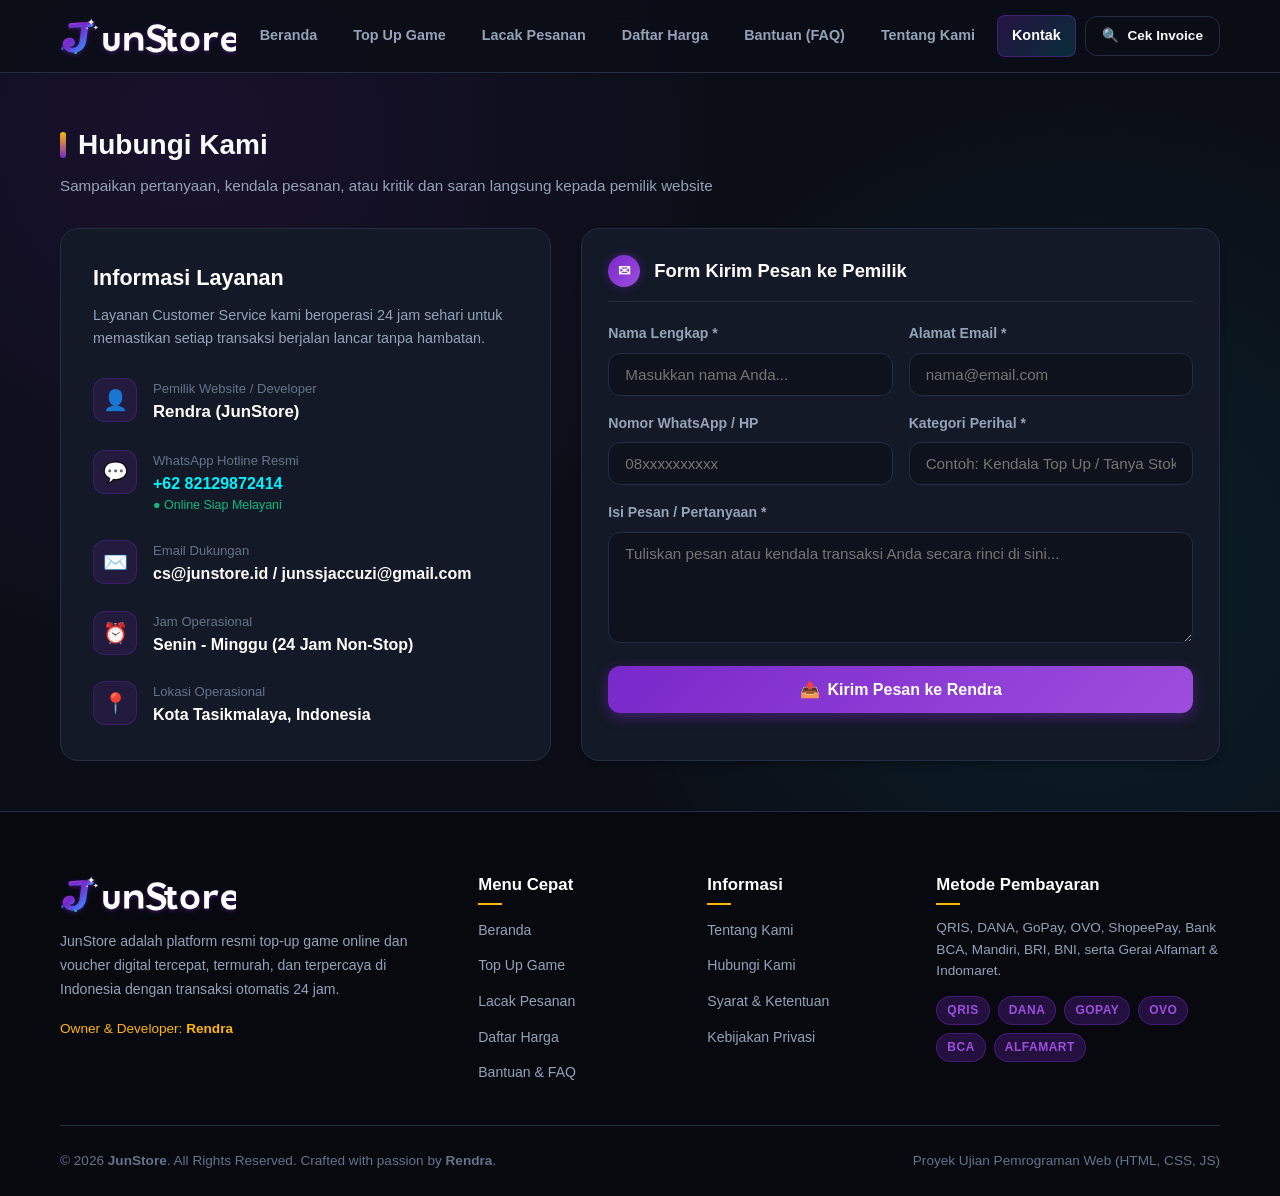
<file: contact.html>
<!DOCTYPE html>
<html lang="id">
<head>
  <meta charset="UTF-8">
  <meta name="viewport" content="width=device-width, initial-scale=1.0">
  <title>Hubungi Kami - JunStore by Rendra</title>
  <meta name="description" content="Kirim pesan dan hubungi pemilik website JunStore (Rendra) untuk layanan pelanggan, kendala transaksi, dan konsultasi kemitraan.">
  <meta name="referrer" content="no-referrer">
  <link rel="stylesheet" href="css/rendra-style.css">
</head>
<body>

  <!-- ==================== HEADER & NAVBAR ==================== -->
  <header class="rendra-header" id="rendra-header">
    <div class="rendra-container">
      <nav class="rendra-navbar">
        <a href="index.html" class="rendra-brand">
          <img src="assets/images/junstore-logo.svg" alt="JunStore Logo" class="rendra-brand-img">
        </a>

        <!-- Desktop Navigation -->
        <ul class="rendra-nav-menu">
          <li><a href="index.html" class="rendra-nav-link">Beranda</a></li>
          <li><a href="order.html" class="rendra-nav-link">Top Up Game</a></li>
          <li><a href="check-order.html" class="rendra-nav-link">Lacak Pesanan</a></li>
          <li><a href="pricelist.html" class="rendra-nav-link">Daftar Harga</a></li>
          <li><a href="faq.html" class="rendra-nav-link">Bantuan (FAQ)</a></li>
          <li><a href="about.html" class="rendra-nav-link">Tentang Kami</a></li>
          <li><a href="contact.html" class="rendra-nav-link rendra-active">Kontak</a></li>
        </ul>

        <div class="rendra-nav-actions">
          <a href="check-order.html" class="rendra-btn rendra-btn-outline" style="font-size: 0.85rem; padding: 8px 16px;">
            <span>🔍</span> Cek Invoice
          </a>
          <button class="rendra-hamburger" id="rendra-hamburger" aria-label="Toggle navigation">
            <span>☰</span>
          </button>
        </div>
      </nav>
    </div>

    <!-- Mobile Navigation Drawer -->
    <div class="rendra-mobile-menu" id="rendra-mobile-menu">
      <ul>
        <li><a href="index.html" class="rendra-nav-link">Beranda</a></li>
        <li><a href="order.html" class="rendra-nav-link">Top Up Game</a></li>
        <li><a href="check-order.html" class="rendra-nav-link">Lacak Pesanan</a></li>
        <li><a href="pricelist.html" class="rendra-nav-link">Daftar Harga</a></li>
        <li><a href="faq.html" class="rendra-nav-link">Bantuan (FAQ)</a></li>
        <li><a href="about.html" class="rendra-nav-link">Tentang Kami</a></li>
        <li><a href="contact.html" class="rendra-nav-link rendra-active">Kontak</a></li>
      </ul>
    </div>
  </header>

  <!-- ==================== MAIN CONTENT ==================== -->
  <main class="rendra-section">
    <div class="rendra-container">
      
      <div class="rendra-section-header">
        <h1 class="rendra-section-title">Hubungi Kami</h1>
        <p class="rendra-section-subtitle">Sampaikan pertanyaan, kendala pesanan, atau kritik dan saran langsung kepada pemilik website</p>
      </div>

      <!-- CONTACT TWO-COLUMN GRID -->
      <div class="rendra-contact-grid">
        
        <!-- LEFT: CONTACT INFO CARD -->
        <div class="rendra-contact-info-card">
          <h2 style="font-size: 1.35rem; color: #fff; margin-bottom: 8px;">Informasi Layanan</h2>
          <p style="color: var(--rendra-text-muted); font-size: 0.9rem; margin-bottom: 28px; line-height: 1.6;">
            Layanan Customer Service kami beroperasi 24 jam sehari untuk memastikan setiap transaksi berjalan lancar tanpa hambatan.
          </p>

          <!-- Contact Item 1 -->
          <div class="rendra-contact-item">
            <div class="rendra-contact-icon">👤</div>
            <div>
              <div style="font-size: 0.82rem; color: var(--rendra-text-dim);">Pemilik Website / Developer</div>
              <div style="font-weight: 700; color: #fff; font-size: 1.05rem;">Rendra (JunStore)</div>
            </div>
          </div>

          <!-- Contact Item 2 -->
          <div class="rendra-contact-item">
            <div class="rendra-contact-icon">💬</div>
            <div>
              <div style="font-size: 0.82rem; color: var(--rendra-text-dim);">WhatsApp Hotline Resmi</div>
              <div style="font-weight: 700; color: var(--rendra-secondary); font-size: 1rem;">+62 82129872414</div>
              <div style="font-size: 0.78rem; color: var(--rendra-success);">● Online Siap Melayani</div>
            </div>
          </div>

          <!-- Contact Item 3 -->
          <div class="rendra-contact-item">
            <div class="rendra-contact-icon">✉️</div>
            <div>
              <div style="font-size: 0.82rem; color: var(--rendra-text-dim);">Email Dukungan</div>
              <div style="font-weight: 700; color: #fff; font-size: 1rem;">cs@junstore.id / junssjaccuzi@gmail.com</div>
            </div>
          </div>

          <!-- Contact Item 4 -->
          <div class="rendra-contact-item">
            <div class="rendra-contact-icon">⏰</div>
            <div>
              <div style="font-size: 0.82rem; color: var(--rendra-text-dim);">Jam Operasional</div>
              <div style="font-weight: 700; color: #fff; font-size: 1rem;">Senin - Minggu (24 Jam Non-Stop)</div>
            </div>
          </div>

          <!-- Contact Item 5 -->
          <div class="rendra-contact-item" style="margin-bottom: 0;">
            <div class="rendra-contact-icon">📍</div>
            <div>
              <div style="font-size: 0.82rem; color: var(--rendra-text-dim);">Lokasi Operasional</div>
              <div style="font-weight: 700; color: #fff; font-size: 1rem;">Kota Tasikmalaya, Indonesia</div>
            </div>
          </div>
        </div>

        <!-- RIGHT: FORM INPUTAN PESAN KE PEMILIK WEBSITE (WAJIB SESUAI SOAL) -->
        <div class="rendra-order-card" style="margin-bottom: 0;">
          <div class="rendra-order-card-header">
            <div class="rendra-order-card-num">✉</div>
            <h2 class="rendra-order-card-title">Form Kirim Pesan ke Pemilik</h2>
          </div>

          <form id="rendra-contact-form">
            
            <div class="rendra-form-row">
              <div class="rendra-form-group">
                <label class="rendra-label" for="rendra-contact-name">Nama Lengkap *</label>
                <input type="text" id="rendra-contact-name" class="rendra-input" placeholder="Masukkan nama Anda..." required>
              </div>

              <div class="rendra-form-group">
                <label class="rendra-label" for="rendra-contact-email">Alamat Email *</label>
                <input type="email" id="rendra-contact-email" class="rendra-input" placeholder="nama@email.com" required>
              </div>
            </div>

            <div class="rendra-form-row">
              <div class="rendra-form-group">
                <label class="rendra-label" for="rendra-contact-phone">Nomor WhatsApp / HP</label>
                <input type="tel" id="rendra-contact-phone" class="rendra-input" placeholder="08xxxxxxxxxx">
              </div>

              <div class="rendra-form-group">
                <label class="rendra-label" for="rendra-contact-subject">Kategori Perihal *</label>
                <input type="text" id="rendra-contact-subject" class="rendra-input" placeholder="Contoh: Kendala Top Up / Tanya Stok" required>
              </div>
            </div>

            <div class="rendra-form-group">
              <label class="rendra-label" for="rendra-contact-message">Isi Pesan / Pertanyaan *</label>
              <textarea id="rendra-contact-message" class="rendra-input" rows="5" placeholder="Tuliskan pesan atau kendala transaksi Anda secara rinci di sini..." style="resize: vertical;" required></textarea>
            </div>

            <button type="submit" class="rendra-btn rendra-btn-primary rendra-btn-block" id="rendra-btn-send-message" style="padding: 14px; font-size: 1rem;">
              <span>📤</span> Kirim Pesan ke Rendra
            </button>
          </form>
        </div>

      </div>

    </div>
  </main>

  <!-- ==================== FOOTER ==================== -->
  <footer class="rendra-footer" id="rendra-footer">
    <div class="rendra-container">
      <div class="rendra-footer-grid">
        <div class="rendra-footer-col">
          <div class="rendra-brand" style="margin-bottom: 14px;">
            <img src="assets/images/junstore-logo.svg" alt="JunStore Logo" class="rendra-brand-img">
          </div>
          <p style="color: var(--rendra-text-muted); font-size: 0.88rem; line-height: 1.7; margin-bottom: 16px;">
            JunStore adalah platform resmi top-up game online dan voucher digital tercepat, termurah, dan terpercaya di Indonesia dengan transaksi otomatis 24 jam.
          </p>
          <div style="font-size: 0.85rem; color: var(--rendra-accent);">
            Owner & Developer: <strong>Rendra</strong>
          </div>
        </div>

        <div class="rendra-footer-col">
          <h4>Menu Cepat</h4>
          <ul class="rendra-footer-links">
            <li><a href="index.html" class="rendra-footer-link">Beranda</a></li>
            <li><a href="order.html" class="rendra-footer-link">Top Up Game</a></li>
            <li><a href="check-order.html" class="rendra-footer-link">Lacak Pesanan</a></li>
            <li><a href="pricelist.html" class="rendra-footer-link">Daftar Harga</a></li>
            <li><a href="faq.html" class="rendra-footer-link">Bantuan & FAQ</a></li>
          </ul>
        </div>

        <div class="rendra-footer-col">
          <h4>Informasi</h4>
          <ul class="rendra-footer-links">
            <li><a href="about.html" class="rendra-footer-link">Tentang Kami</a></li>
            <li><a href="contact.html" class="rendra-footer-link">Hubungi Kami</a></li>
            <li><a href="faq.html" class="rendra-footer-link">Syarat & Ketentuan</a></li>
            <li><a href="faq.html" class="rendra-footer-link">Kebijakan Privasi</a></li>
          </ul>
        </div>

        <div class="rendra-footer-col">
          <h4>Metode Pembayaran</h4>
          <p style="color: var(--rendra-text-muted); font-size: 0.85rem; margin-bottom: 14px;">
            QRIS, DANA, GoPay, OVO, ShopeePay, Bank BCA, Mandiri, BRI, BNI, serta Gerai Alfamart & Indomaret.
          </p>
          <div style="display: flex; gap: 8px; flex-wrap: wrap;">
            <span class="rendra-badge rendra-badge-primary">QRIS</span>
            <span class="rendra-badge rendra-badge-primary">DANA</span>
            <span class="rendra-badge rendra-badge-primary">GOPAY</span>
            <span class="rendra-badge rendra-badge-primary">OVO</span>
            <span class="rendra-badge rendra-badge-primary">BCA</span>
            <span class="rendra-badge rendra-badge-primary">ALFAMART</span>
          </div>
        </div>
      </div>

      <div class="rendra-footer-bottom">
        <div>
          © 2026 <strong>JunStore</strong>. All Rights Reserved. Crafted with passion by <strong>Rendra</strong>.
        </div>
        <div>
          Proyek Ujian Pemrograman Web (HTML, CSS, JS)
        </div>
      </div>
    </div>
  </footer>

  <!-- Scripts -->
  <script src="js/rendra-main.js"></script>
</body>
</html>
</file>
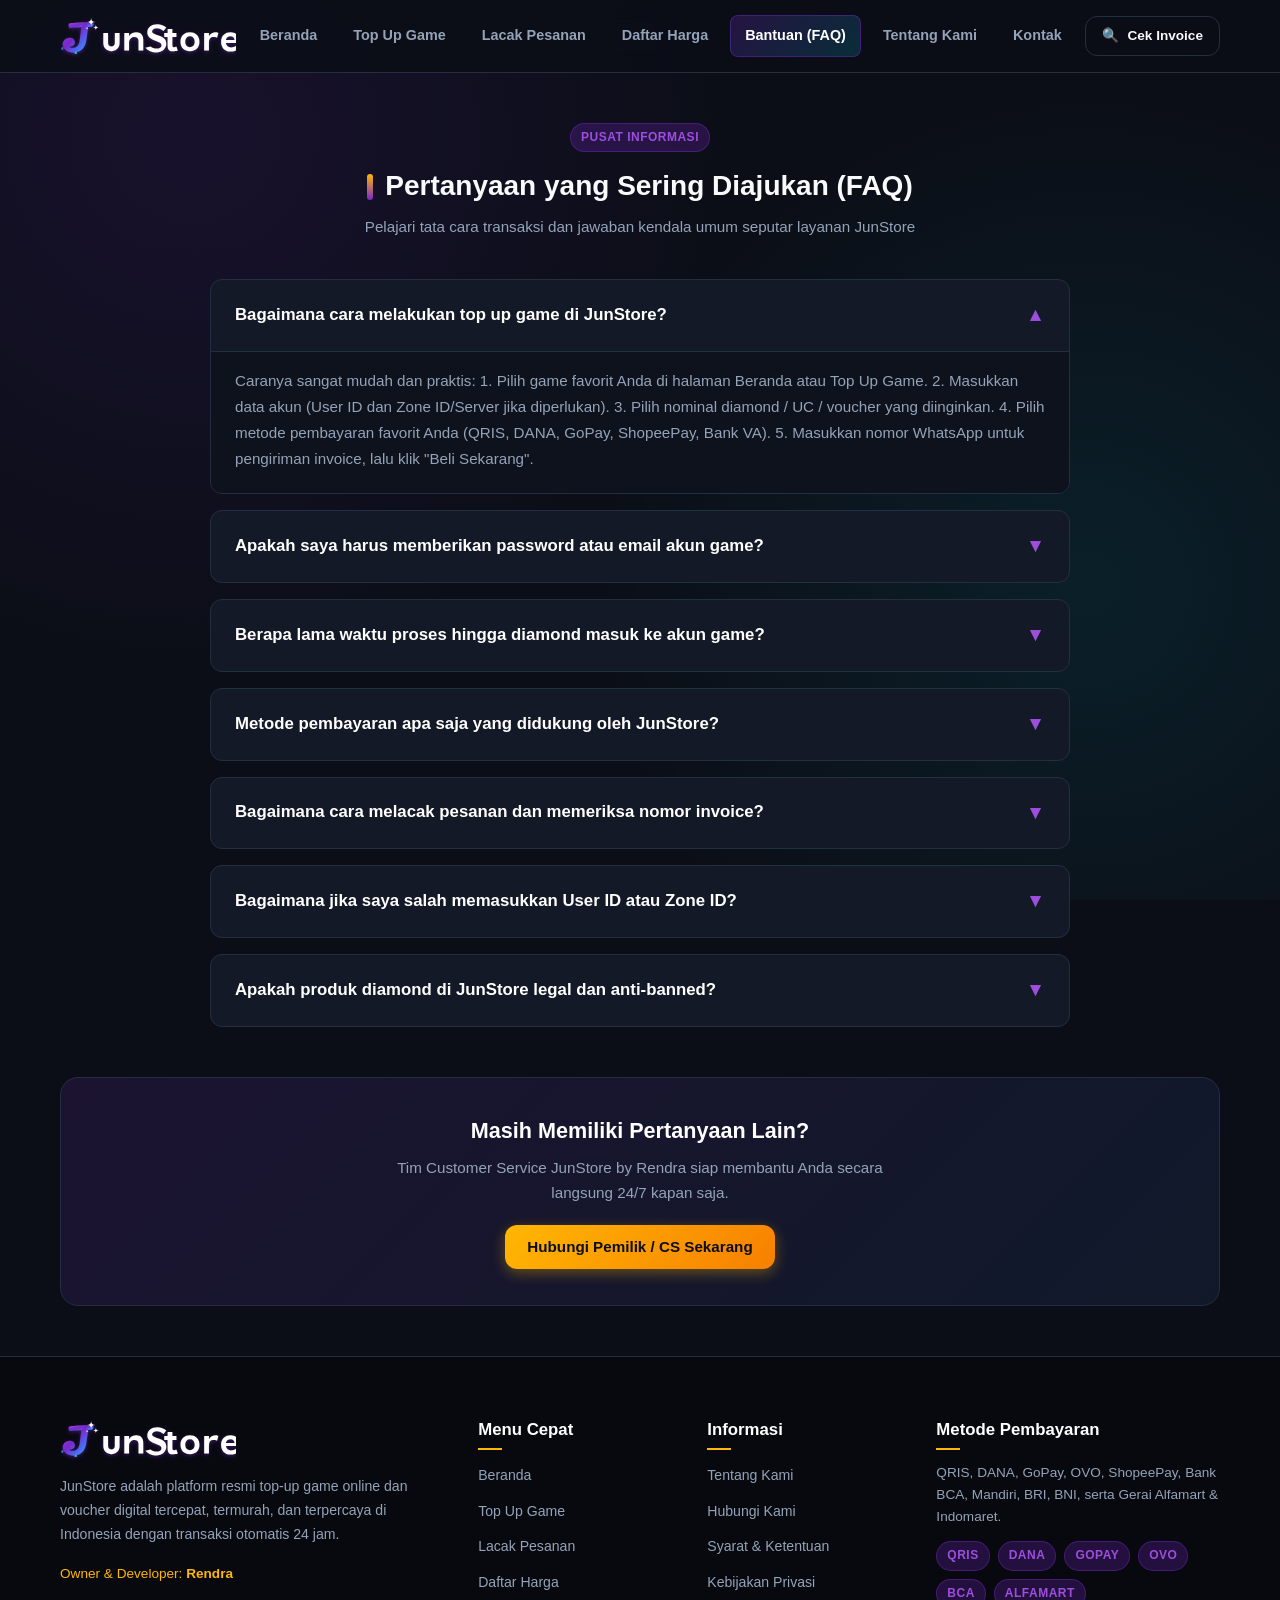
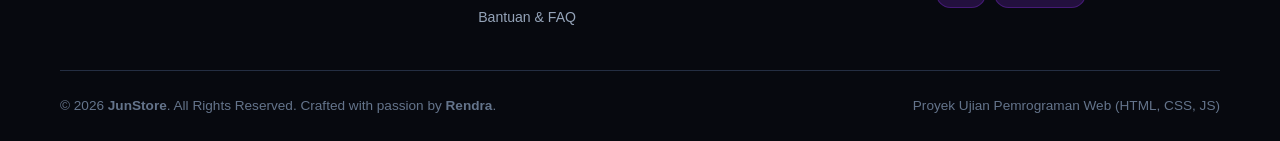
<file: faq.html>
<!DOCTYPE html>
<html lang="id">
<head>
  <meta charset="UTF-8">
  <meta name="viewport" content="width=device-width, initial-scale=1.0">
  <title>Pusat Bantuan & FAQ - JunStore by Rendra</title>
  <meta name="description" content="Temukan jawaban atas pertanyaan seputar cara pemesanan, pembayaran, dan solusi kendala top-up game di JunStore by Rendra.">
  <meta name="referrer" content="no-referrer">
  <link rel="stylesheet" href="css/rendra-style.css">
</head>
<body>

  <!-- ==================== HEADER & NAVBAR ==================== -->
  <header class="rendra-header" id="rendra-header">
    <div class="rendra-container">
      <nav class="rendra-navbar">
        <a href="index.html" class="rendra-brand">
          <img src="assets/images/junstore-logo.svg" alt="JunStore Logo" class="rendra-brand-img">
        </a>

        <!-- Desktop Navigation -->
        <ul class="rendra-nav-menu">
          <li><a href="index.html" class="rendra-nav-link">Beranda</a></li>
          <li><a href="order.html" class="rendra-nav-link">Top Up Game</a></li>
          <li><a href="check-order.html" class="rendra-nav-link">Lacak Pesanan</a></li>
          <li><a href="pricelist.html" class="rendra-nav-link">Daftar Harga</a></li>
          <li><a href="faq.html" class="rendra-nav-link rendra-active">Bantuan (FAQ)</a></li>
          <li><a href="about.html" class="rendra-nav-link">Tentang Kami</a></li>
          <li><a href="contact.html" class="rendra-nav-link">Kontak</a></li>
        </ul>

        <div class="rendra-nav-actions">
          <a href="check-order.html" class="rendra-btn rendra-btn-outline" style="font-size: 0.85rem; padding: 8px 16px;">
            <span>🔍</span> Cek Invoice
          </a>
          <button class="rendra-hamburger" id="rendra-hamburger" aria-label="Toggle navigation">
            <span>☰</span>
          </button>
        </div>
      </nav>
    </div>

    <!-- Mobile Navigation Drawer -->
    <div class="rendra-mobile-menu" id="rendra-mobile-menu">
      <ul>
        <li><a href="index.html" class="rendra-nav-link">Beranda</a></li>
        <li><a href="order.html" class="rendra-nav-link">Top Up Game</a></li>
        <li><a href="check-order.html" class="rendra-nav-link">Lacak Pesanan</a></li>
        <li><a href="pricelist.html" class="rendra-nav-link">Daftar Harga</a></li>
        <li><a href="faq.html" class="rendra-nav-link rendra-active">Bantuan (FAQ)</a></li>
        <li><a href="about.html" class="rendra-nav-link">Tentang Kami</a></li>
        <li><a href="contact.html" class="rendra-nav-link">Kontak</a></li>
      </ul>
    </div>
  </header>

  <!-- ==================== MAIN CONTENT ==================== -->
  <main class="rendra-section">
    <div class="rendra-container">
      
      <div class="rendra-section-header" style="text-align: center; margin-bottom: 40px;">
        <span class="rendra-badge rendra-badge-primary" style="margin-bottom: 12px;">PUSAT INFORMASI</span>
        <h1 class="rendra-section-title" style="justify-content: center;">Pertanyaan yang Sering Diajukan (FAQ)</h1>
        <p class="rendra-section-subtitle">Pelajari tata cara transaksi dan jawaban kendala umum seputar layanan JunStore</p>
      </div>

      <!-- FAQ ACCORDION LIST -->
      <div class="rendra-faq-list">
        
        <!-- Q1 -->
        <div class="rendra-faq-item rendra-active">
          <div class="rendra-faq-question">
            <span>Bagaimana cara melakukan top up game di JunStore?</span>
            <span class="rendra-faq-icon">▼</span>
          </div>
          <div class="rendra-faq-answer">
            Caranya sangat mudah dan praktis:
            1. Pilih game favorit Anda di halaman Beranda atau Top Up Game.
            2. Masukkan data akun (User ID dan Zone ID/Server jika diperlukan).
            3. Pilih nominal diamond / UC / voucher yang diinginkan.
            4. Pilih metode pembayaran favorit Anda (QRIS, DANA, GoPay, ShopeePay, Bank VA).
            5. Masukkan nomor WhatsApp untuk pengiriman invoice, lalu klik "Beli Sekarang".
          </div>
        </div>

        <!-- Q2 -->
        <div class="rendra-faq-item">
          <div class="rendra-faq-question">
            <span>Apakah saya harus memberikan password atau email akun game?</span>
            <span class="rendra-faq-icon">▼</span>
          </div>
          <div class="rendra-faq-answer">
            <strong>TIDAK PERNAH!</strong> JunStore tidak pernah meminta password, kata sandi, email, ataupun kode OTP akun game Anda. Semua proses top up hanya membutuhkan User ID (dan Zone ID/Server). Akun Anda dijamin 100% aman dari pencurian atau peretasan.
          </div>
        </div>

        <!-- Q3 -->
        <div class="rendra-faq-item">
          <div class="rendra-faq-question">
            <span>Berapa lama waktu proses hingga diamond masuk ke akun game?</span>
            <span class="rendra-faq-icon">▼</span>
          </div>
          <div class="rendra-faq-answer">
            Sistem JunStore terintegrasi langsung dengan gateway server publisher resmi secara otomatis 24 jam. Pada umumnya, pesanan berhasil masuk ke akun dalam waktu <strong>1 hingga 3 detik</strong> setelah pembayaran diverifikasi oleh sistem.
          </div>
        </div>

        <!-- Q4 -->
        <div class="rendra-faq-item">
          <div class="rendra-faq-question">
            <span>Metode pembayaran apa saja yang didukung oleh JunStore?</span>
            <span class="rendra-faq-icon">▼</span>
          </div>
          <div class="rendra-faq-answer">
            Kami menyediakan pembayaran terlengkap di Indonesia:
            - <strong>QRIS</strong> (Bisa scan via semua aplikasi perbankan & dompet digital).
            - <strong>E-Wallet</strong>: DANA, GoPay, OVO, ShopeePay, LinkAja.
            - <strong>Virtual Account (VA)</strong>: Bank BCA, Mandiri, BRI, BNI, Permata, CIMB.
            - <strong>Gerai Tunai</strong>: Kasir Alfamart dan Indomaret di seluruh Indonesia.
          </div>
        </div>

        <!-- Q5 -->
        <div class="rendra-faq-item">
          <div class="rendra-faq-question">
            <span>Bagaimana cara melacak pesanan dan memeriksa nomor invoice?</span>
            <span class="rendra-faq-icon">▼</span>
          </div>
          <div class="rendra-faq-answer">
            Anda dapat mengunjungi halaman <a href="check-order.html" style="color: var(--rendra-secondary); text-decoration: underline;">Lacak Pesanan</a>, kemudian ketikkan Nomor Invoice yang Anda dapatkan saat transaksi (contoh: <code>JUN-202611-1001</code>) atau nomor WhatsApp Anda. Sistem akan menampilkan rincian status pesanan secara lengkap.
          </div>
        </div>

        <!-- Q6 -->
        <div class="rendra-faq-item">
          <div class="rendra-faq-question">
            <span>Bagaimana jika saya salah memasukkan User ID atau Zone ID?</span>
            <span class="rendra-faq-icon">▼</span>
          </div>
          <div class="rendra-faq-answer">
            Harap pastikan User ID Anda sudah benar sebelum menekan tombol konfirmasi bayar. Jika pesanan belum terproses oleh server, segera hubungi tim Customer Service kami melalui formulir kontak atau WhatsApp dengan melampirkan Nomor Invoice Anda untuk bantuan pengecekan manual.
          </div>
        </div>

        <!-- Q7 -->
        <div class="rendra-faq-item">
          <div class="rendra-faq-question">
            <span>Apakah produk diamond di JunStore legal dan anti-banned?</span>
            <span class="rendra-faq-icon">▼</span>
          </div>
          <div class="rendra-faq-answer">
            Ya, 100% legal dan bergaransi resmi. Seluruh produk kami diperoleh langsung dari jalur distributor resmi publisher (Moonton, Garena, HoYoverse, Tencent, Riot Games) sehingga bebas dari risiko diamond minus atau pemblokiran akun.
          </div>
        </div>

      </div>

      <!-- STILL NEED HELP BANNER -->
      <div style="margin-top: 50px; text-align: center; background: linear-gradient(135deg, #1b1330, #10192a); border: 1px solid var(--rendra-border); border-radius: var(--rendra-radius-lg); padding: 36px 20px;">
        <h3 style="font-size: 1.35rem; color: #fff; margin-bottom: 8px;">Masih Memiliki Pertanyaan Lain?</h3>
        <p style="color: var(--rendra-text-muted); font-size: 0.95rem; max-width: 520px; margin: 0 auto 20px;">
          Tim Customer Service JunStore by Rendra siap membantu Anda secara langsung 24/7 kapan saja.
        </p>
        <a href="contact.html" class="rendra-btn rendra-btn-accent">Hubungi Pemilik / CS Sekarang</a>
      </div>

    </div>
  </main>

  <!-- ==================== FOOTER ==================== -->
  <footer class="rendra-footer" id="rendra-footer">
    <div class="rendra-container">
      <div class="rendra-footer-grid">
        <div class="rendra-footer-col">
          <div class="rendra-brand" style="margin-bottom: 14px;">
            <img src="assets/images/junstore-logo.svg" alt="JunStore Logo" class="rendra-brand-img">
          </div>
          <p style="color: var(--rendra-text-muted); font-size: 0.88rem; line-height: 1.7; margin-bottom: 16px;">
            JunStore adalah platform resmi top-up game online dan voucher digital tercepat, termurah, dan terpercaya di Indonesia dengan transaksi otomatis 24 jam.
          </p>
          <div style="font-size: 0.85rem; color: var(--rendra-accent);">
            Owner & Developer: <strong>Rendra</strong>
          </div>
        </div>

        <div class="rendra-footer-col">
          <h4>Menu Cepat</h4>
          <ul class="rendra-footer-links">
            <li><a href="index.html" class="rendra-footer-link">Beranda</a></li>
            <li><a href="order.html" class="rendra-footer-link">Top Up Game</a></li>
            <li><a href="check-order.html" class="rendra-footer-link">Lacak Pesanan</a></li>
            <li><a href="pricelist.html" class="rendra-footer-link">Daftar Harga</a></li>
            <li><a href="faq.html" class="rendra-footer-link">Bantuan & FAQ</a></li>
          </ul>
        </div>

        <div class="rendra-footer-col">
          <h4>Informasi</h4>
          <ul class="rendra-footer-links">
            <li><a href="about.html" class="rendra-footer-link">Tentang Kami</a></li>
            <li><a href="contact.html" class="rendra-footer-link">Hubungi Kami</a></li>
            <li><a href="faq.html" class="rendra-footer-link">Syarat & Ketentuan</a></li>
            <li><a href="faq.html" class="rendra-footer-link">Kebijakan Privasi</a></li>
          </ul>
        </div>

        <div class="rendra-footer-col">
          <h4>Metode Pembayaran</h4>
          <p style="color: var(--rendra-text-muted); font-size: 0.85rem; margin-bottom: 14px;">
            QRIS, DANA, GoPay, OVO, ShopeePay, Bank BCA, Mandiri, BRI, BNI, serta Gerai Alfamart & Indomaret.
          </p>
          <div style="display: flex; gap: 8px; flex-wrap: wrap;">
            <span class="rendra-badge rendra-badge-primary">QRIS</span>
            <span class="rendra-badge rendra-badge-primary">DANA</span>
            <span class="rendra-badge rendra-badge-primary">GOPAY</span>
            <span class="rendra-badge rendra-badge-primary">OVO</span>
            <span class="rendra-badge rendra-badge-primary">BCA</span>
            <span class="rendra-badge rendra-badge-primary">ALFAMART</span>
          </div>
        </div>
      </div>

      <div class="rendra-footer-bottom">
        <div>
          © 2026 <strong>JunStore</strong>. All Rights Reserved. Crafted with passion by <strong>Rendra</strong>.
        </div>
        <div>
          Proyek Ujian Pemrograman Web (HTML, CSS, JS)
        </div>
      </div>
    </div>
  </footer>

  <!-- Scripts -->
  <script src="js/rendra-main.js"></script>
</body>
</html>
</file>
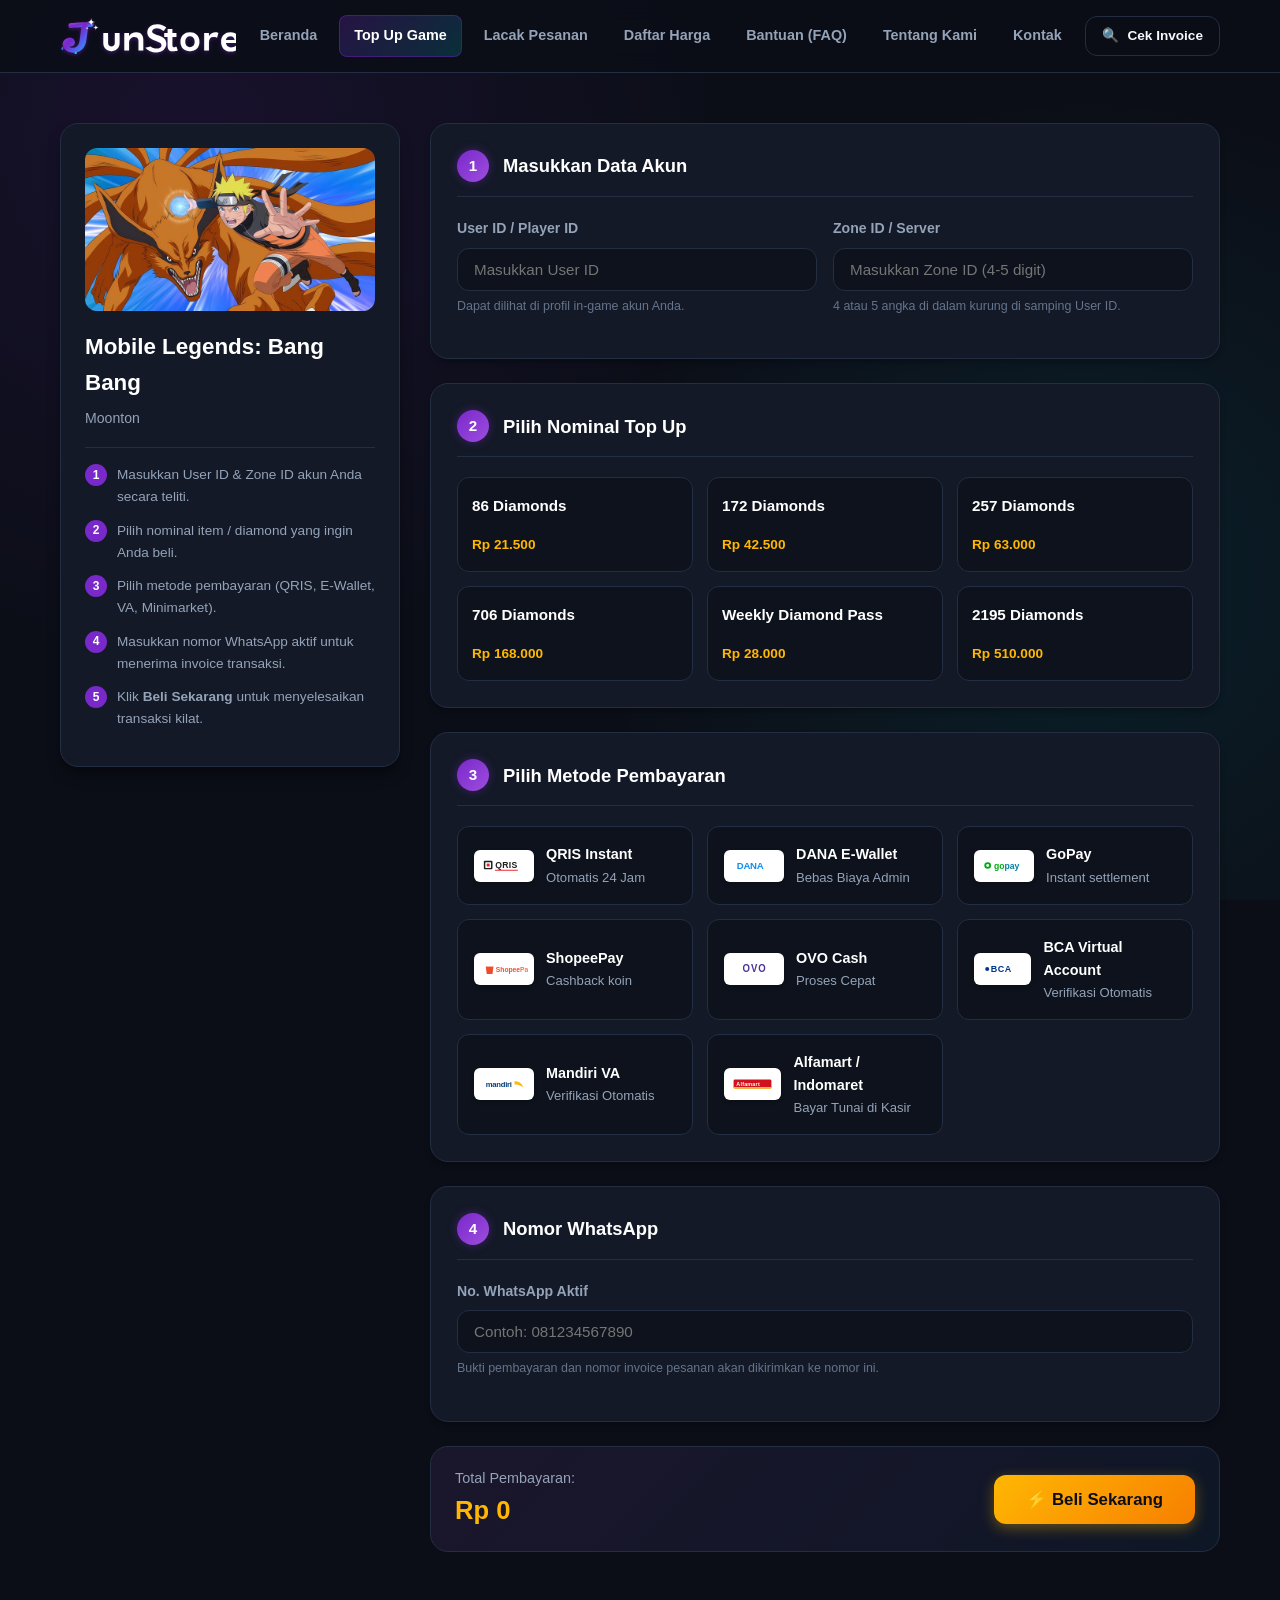
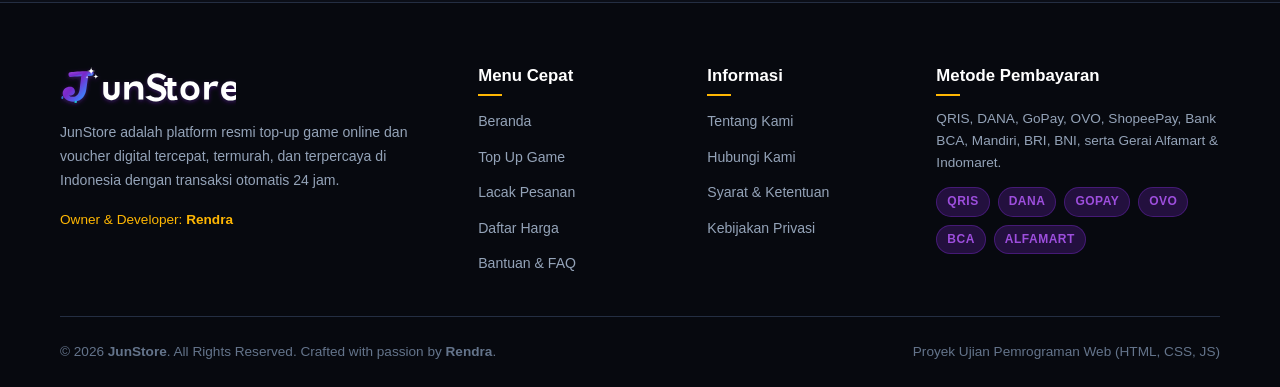
<file: order.html>
<!DOCTYPE html>
<html lang="id">
<head>
  <meta charset="UTF-8">
  <meta name="viewport" content="width=device-width, initial-scale=1.0">
  <title>Top Up Game Online - JunStore by Rendra</title>
  <meta name="description" content="Halaman pemesanan top up game online instan dan otomatis 24 jam di JunStore by Rendra.">
  <meta name="referrer" content="no-referrer">
  <link rel="stylesheet" href="css/rendra-style.css">
</head>
<body>

  <!-- ==================== HEADER & NAVBAR ==================== -->
  <header class="rendra-header" id="rendra-header">
    <div class="rendra-container">
      <nav class="rendra-navbar">
        <a href="index.html" class="rendra-brand">
          <img src="assets/images/junstore-logo.svg" alt="JunStore Logo" class="rendra-brand-img">
        </a>

        <!-- Desktop Navigation -->
        <ul class="rendra-nav-menu">
          <li><a href="index.html" class="rendra-nav-link">Beranda</a></li>
          <li><a href="order.html" class="rendra-nav-link rendra-active">Top Up Game</a></li>
          <li><a href="check-order.html" class="rendra-nav-link">Lacak Pesanan</a></li>
          <li><a href="pricelist.html" class="rendra-nav-link">Daftar Harga</a></li>
          <li><a href="faq.html" class="rendra-nav-link">Bantuan (FAQ)</a></li>
          <li><a href="about.html" class="rendra-nav-link">Tentang Kami</a></li>
          <li><a href="contact.html" class="rendra-nav-link">Kontak</a></li>
        </ul>

        <div class="rendra-nav-actions">
          <a href="check-order.html" class="rendra-btn rendra-btn-outline" style="font-size: 0.85rem; padding: 8px 16px;">
            <span>🔍</span> Cek Invoice
          </a>
          <button class="rendra-hamburger" id="rendra-hamburger" aria-label="Toggle navigation">
            <span>☰</span>
          </button>
        </div>
      </nav>
    </div>

    <!-- Mobile Navigation Drawer -->
    <div class="rendra-mobile-menu" id="rendra-mobile-menu">
      <ul>
        <li><a href="index.html" class="rendra-nav-link">Beranda</a></li>
        <li><a href="order.html" class="rendra-nav-link rendra-active">Top Up Game</a></li>
        <li><a href="check-order.html" class="rendra-nav-link">Lacak Pesanan</a></li>
        <li><a href="pricelist.html" class="rendra-nav-link">Daftar Harga</a></li>
        <li><a href="faq.html" class="rendra-nav-link">Bantuan (FAQ)</a></li>
        <li><a href="about.html" class="rendra-nav-link">Tentang Kami</a></li>
        <li><a href="contact.html" class="rendra-nav-link">Kontak</a></li>
      </ul>
    </div>
  </header>

  <!-- ==================== MAIN CONTENT ==================== -->
  <main class="rendra-section">
    <div class="rendra-container">
      
      <!-- ORDER TWO-COLUMN LAYOUT -->
      <div class="rendra-order-layout">
        
        <!-- SIDEBAR: GAME SUMMARY -->
        <aside class="rendra-order-sidebar">
          <div class="rendra-order-sidebar-img">
            <img id="rendra-order-game-img" src="https://images.unsplash.com/photo-1542751371-adc38448a05e?auto=format&fit=crop&w=600&q=80" alt="Game Thumbnail">
          </div>
          <h1 class="rendra-order-sidebar-title" id="rendra-order-game-title">Mobile Legends</h1>
          <p class="rendra-order-sidebar-dev" id="rendra-order-game-pub">Moonton</p>
          
          <div class="rendra-order-steps-info">
            <div class="rendra-order-step-hint">
              <div class="rendra-order-step-num">1</div>
              <span>Masukkan User ID & Zone ID akun Anda secara teliti.</span>
            </div>
            <div class="rendra-order-step-hint">
              <div class="rendra-order-step-num">2</div>
              <span>Pilih nominal item / diamond yang ingin Anda beli.</span>
            </div>
            <div class="rendra-order-step-hint">
              <div class="rendra-order-step-num">3</div>
              <span>Pilih metode pembayaran (QRIS, E-Wallet, VA, Minimarket).</span>
            </div>
            <div class="rendra-order-step-hint">
              <div class="rendra-order-step-num">4</div>
              <span>Masukkan nomor WhatsApp aktif untuk menerima invoice transaksi.</span>
            </div>
            <div class="rendra-order-step-hint">
              <div class="rendra-order-step-num">5</div>
              <span>Klik <strong>Beli Sekarang</strong> untuk menyelesaikan transaksi kilat.</span>
            </div>
          </div>
        </aside>

        <!-- MAIN STEPS FORM -->
        <section class="rendra-order-form-container">
          
          <!-- STEP 1: ACCOUNT DATA -->
          <div class="rendra-order-card">
            <div class="rendra-order-card-header">
              <div class="rendra-order-card-num">1</div>
              <h2 class="rendra-order-card-title">Masukkan Data Akun</h2>
            </div>
            <div class="rendra-form-row">
              <div class="rendra-form-group">
                <label class="rendra-label" for="rendra-input-userid">User ID / Player ID</label>
                <input type="text" id="rendra-input-userid" class="rendra-input" placeholder="Masukkan User ID..." required>
                <p class="rendra-hint">Dapat dilihat di profil in-game akun Anda.</p>
              </div>
              <div class="rendra-form-group" id="rendra-zone-group">
                <label class="rendra-label" for="rendra-input-zoneid">Zone ID / Server</label>
                <input type="text" id="rendra-input-zoneid" class="rendra-input" placeholder="Contoh: 1234">
                <p class="rendra-hint">4 atau 5 angka di dalam kurung di samping User ID.</p>
              </div>
            </div>
          </div>

          <!-- STEP 2: SELECT NOMINAL -->
          <div class="rendra-order-card">
            <div class="rendra-order-card-header">
              <div class="rendra-order-card-num">2</div>
              <h2 class="rendra-order-card-title">Pilih Nominal Top Up</h2>
            </div>
            <div class="rendra-nominal-grid" id="rendra-nominal-list">
              <!-- Dynamically populated by JS according to selected game -->
            </div>
          </div>

          <!-- STEP 3: PAYMENT METHOD -->
          <div class="rendra-order-card">
            <div class="rendra-order-card-header">
              <div class="rendra-order-card-num">3</div>
              <h2 class="rendra-order-card-title">Pilih Metode Pembayaran</h2>
            </div>
            <div class="rendra-payment-grid">
              
              <!-- QRIS -->
              <div class="rendra-payment-item" data-payment="QRIS All Payment">
                <div class="rendra-payment-left">
                  <div class="rendra-payment-logo">
                    <img src="assets/images/payments/qris.svg" alt="QRIS">
                  </div>
                  <div>
                    <div class="rendra-payment-name">QRIS Instant</div>
                    <div class="rendra-payment-price">Otomatis 24 Jam</div>
                  </div>
                </div>
              </div>

              <!-- DANA -->
              <div class="rendra-payment-item" data-payment="DANA Instant">
                <div class="rendra-payment-left">
                  <div class="rendra-payment-logo">
                    <img src="assets/images/payments/dana.svg" alt="DANA">
                  </div>
                  <div>
                    <div class="rendra-payment-name">DANA E-Wallet</div>
                    <div class="rendra-payment-price">Bebas Biaya Admin</div>
                  </div>
                </div>
              </div>

              <!-- GOPAY -->
              <div class="rendra-payment-item" data-payment="GoPay">
                <div class="rendra-payment-left">
                  <div class="rendra-payment-logo">
                    <img src="assets/images/payments/gopay.svg" alt="GoPay">
                  </div>
                  <div>
                    <div class="rendra-payment-name">GoPay</div>
                    <div class="rendra-payment-price">Instant settlement</div>
                  </div>
                </div>
              </div>

              <!-- SHOPEEPAY -->
              <div class="rendra-payment-item" data-payment="ShopeePay">
                <div class="rendra-payment-left">
                  <div class="rendra-payment-logo">
                    <img src="assets/images/payments/shopeepay.svg" alt="ShopeePay">
                  </div>
                  <div>
                    <div class="rendra-payment-name">ShopeePay</div>
                    <div class="rendra-payment-price">Cashback koin</div>
                  </div>
                </div>
              </div>

              <!-- OVO -->
              <div class="rendra-payment-item" data-payment="OVO">
                <div class="rendra-payment-left">
                  <div class="rendra-payment-logo">
                    <img src="assets/images/payments/ovo.svg" alt="OVO">
                  </div>
                  <div>
                    <div class="rendra-payment-name">OVO Cash</div>
                    <div class="rendra-payment-price">Proses Cepat</div>
                  </div>
                </div>
              </div>

              <!-- BCA VA -->
              <div class="rendra-payment-item" data-payment="BCA Virtual Account">
                <div class="rendra-payment-left">
                  <div class="rendra-payment-logo">
                    <img src="assets/images/payments/bca.svg" alt="BCA">
                  </div>
                  <div>
                    <div class="rendra-payment-name">BCA Virtual Account</div>
                    <div class="rendra-payment-price">Verifikasi Otomatis</div>
                  </div>
                </div>
              </div>

              <!-- MANDIRI VA -->
              <div class="rendra-payment-item" data-payment="Mandiri Virtual Account">
                <div class="rendra-payment-left">
                  <div class="rendra-payment-logo">
                    <img src="assets/images/payments/mandiri.svg" alt="Mandiri">
                  </div>
                  <div>
                    <div class="rendra-payment-name">Mandiri VA</div>
                    <div class="rendra-payment-price">Verifikasi Otomatis</div>
                  </div>
                </div>
              </div>

              <!-- ALFAMART -->
              <div class="rendra-payment-item" data-payment="Gerai Alfamart">
                <div class="rendra-payment-left">
                  <div class="rendra-payment-logo">
                    <img src="assets/images/payments/alfamart.svg" alt="Alfamart">
                  </div>
                  <div>
                    <div class="rendra-payment-name">Alfamart / Indomaret</div>
                    <div class="rendra-payment-price">Bayar Tunai di Kasir</div>
                  </div>
                </div>
              </div>

            </div>
          </div>

          <!-- STEP 4: WHATSAPP INPUT -->
          <div class="rendra-order-card">
            <div class="rendra-order-card-header">
              <div class="rendra-order-card-num">4</div>
              <h2 class="rendra-order-card-title">Nomor WhatsApp</h2>
            </div>
            <div class="rendra-form-group">
              <label class="rendra-label" for="rendra-input-wa">No. WhatsApp Aktif</label>
              <input type="tel" id="rendra-input-wa" class="rendra-input" placeholder="Contoh: 081234567890" required>
              <p class="rendra-hint">Bukti pembayaran dan nomor invoice pesanan akan dikirimkan ke nomor ini.</p>
            </div>
          </div>

          <!-- STEP 5: TOTAL & BUY BUTTON -->
          <div class="rendra-order-total-bar">
            <div>
              <div class="rendra-total-label">Total Pembayaran:</div>
              <div class="rendra-total-amount" id="rendra-order-total-display">Rp 0</div>
            </div>
            <button type="button" class="rendra-btn rendra-btn-accent" id="rendra-btn-submit-order" style="font-size: 1.05rem; padding: 14px 32px;">
              ⚡ Beli Sekarang
            </button>
          </div>

        </section>
      </div>

    </div>
  </main>

  <!-- ==================== MODAL KONFIRMASI PEMBELIAN ==================== -->
  <div class="rendra-modal-overlay" id="rendra-order-modal">
    <div class="rendra-modal-box">
      <div class="rendra-modal-header">
        <h3 class="rendra-modal-title">Konfirmasi Detail Pesanan</h3>
        <button class="rendra-modal-close" id="rendra-modal-close">&times;</button>
      </div>
      <div class="rendra-modal-body">
        <div class="rendra-modal-row">
          <span>Game:</span>
          <span id="rendra-modal-game">-</span>
        </div>
        <div class="rendra-modal-row">
          <span>Data Akun:</span>
          <span id="rendra-modal-account">-</span>
        </div>
        <div class="rendra-modal-row">
          <span>Item / Nominal:</span>
          <span id="rendra-modal-item">-</span>
        </div>
        <div class="rendra-modal-row">
          <span>Metode Pembayaran:</span>
          <span id="rendra-modal-payment">-</span>
        </div>
        <div class="rendra-modal-row">
          <span>Nomor WhatsApp:</span>
          <span id="rendra-modal-wa">-</span>
        </div>
        <div class="rendra-modal-row" style="border-bottom: none; padding-top: 16px;">
          <span style="font-size: 1.05rem; color: #fff;">Total Tagihan:</span>
          <span style="font-size: 1.25rem; color: var(--rendra-accent);" id="rendra-modal-price">Rp 0</span>
        </div>
      </div>
      <div class="rendra-modal-footer">
        <button type="button" class="rendra-btn rendra-btn-outline" id="rendra-modal-cancel" style="flex: 1;">Batal</button>
        <button type="button" class="rendra-btn rendra-btn-primary" id="rendra-modal-confirm" style="flex: 2;">Konfirmasi & Bayar</button>
      </div>
    </div>
  </div>

  <!-- ==================== FOOTER ==================== -->
  <footer class="rendra-footer" id="rendra-footer">
    <div class="rendra-container">
      <div class="rendra-footer-grid">
        <div class="rendra-footer-col">
          <div class="rendra-brand" style="margin-bottom: 14px;">
            <img src="assets/images/junstore-logo.svg" alt="JunStore Logo" class="rendra-brand-img">
          </div>
          <p style="color: var(--rendra-text-muted); font-size: 0.88rem; line-height: 1.7; margin-bottom: 16px;">
            JunStore adalah platform resmi top-up game online dan voucher digital tercepat, termurah, dan terpercaya di Indonesia dengan transaksi otomatis 24 jam.
          </p>
          <div style="font-size: 0.85rem; color: var(--rendra-accent);">
            Owner & Developer: <strong>Rendra</strong>
          </div>
        </div>

        <div class="rendra-footer-col">
          <h4>Menu Cepat</h4>
          <ul class="rendra-footer-links">
            <li><a href="index.html" class="rendra-footer-link">Beranda</a></li>
            <li><a href="order.html" class="rendra-footer-link">Top Up Game</a></li>
            <li><a href="check-order.html" class="rendra-footer-link">Lacak Pesanan</a></li>
            <li><a href="pricelist.html" class="rendra-footer-link">Daftar Harga</a></li>
            <li><a href="faq.html" class="rendra-footer-link">Bantuan & FAQ</a></li>
          </ul>
        </div>

        <div class="rendra-footer-col">
          <h4>Informasi</h4>
          <ul class="rendra-footer-links">
            <li><a href="about.html" class="rendra-footer-link">Tentang Kami</a></li>
            <li><a href="contact.html" class="rendra-footer-link">Hubungi Kami</a></li>
            <li><a href="faq.html" class="rendra-footer-link">Syarat & Ketentuan</a></li>
            <li><a href="faq.html" class="rendra-footer-link">Kebijakan Privasi</a></li>
          </ul>
        </div>

        <div class="rendra-footer-col">
          <h4>Metode Pembayaran</h4>
          <p style="color: var(--rendra-text-muted); font-size: 0.85rem; margin-bottom: 14px;">
            QRIS, DANA, GoPay, OVO, ShopeePay, Bank BCA, Mandiri, BRI, BNI, serta Gerai Alfamart & Indomaret.
          </p>
          <div style="display: flex; gap: 8px; flex-wrap: wrap;">
            <span class="rendra-badge rendra-badge-primary">QRIS</span>
            <span class="rendra-badge rendra-badge-primary">DANA</span>
            <span class="rendra-badge rendra-badge-primary">GOPAY</span>
            <span class="rendra-badge rendra-badge-primary">OVO</span>
            <span class="rendra-badge rendra-badge-primary">BCA</span>
            <span class="rendra-badge rendra-badge-primary">ALFAMART</span>
          </div>
        </div>
      </div>

      <div class="rendra-footer-bottom">
        <div>
          © 2026 <strong>JunStore</strong>. All Rights Reserved. Crafted with passion by <strong>Rendra</strong>.
        </div>
        <div>
          Proyek Ujian Pemrograman Web (HTML, CSS, JS)
        </div>
      </div>
    </div>
  </footer>

  <!-- Scripts -->
  <script src="js/rendra-main.js"></script>
</body>
</html>
</file>
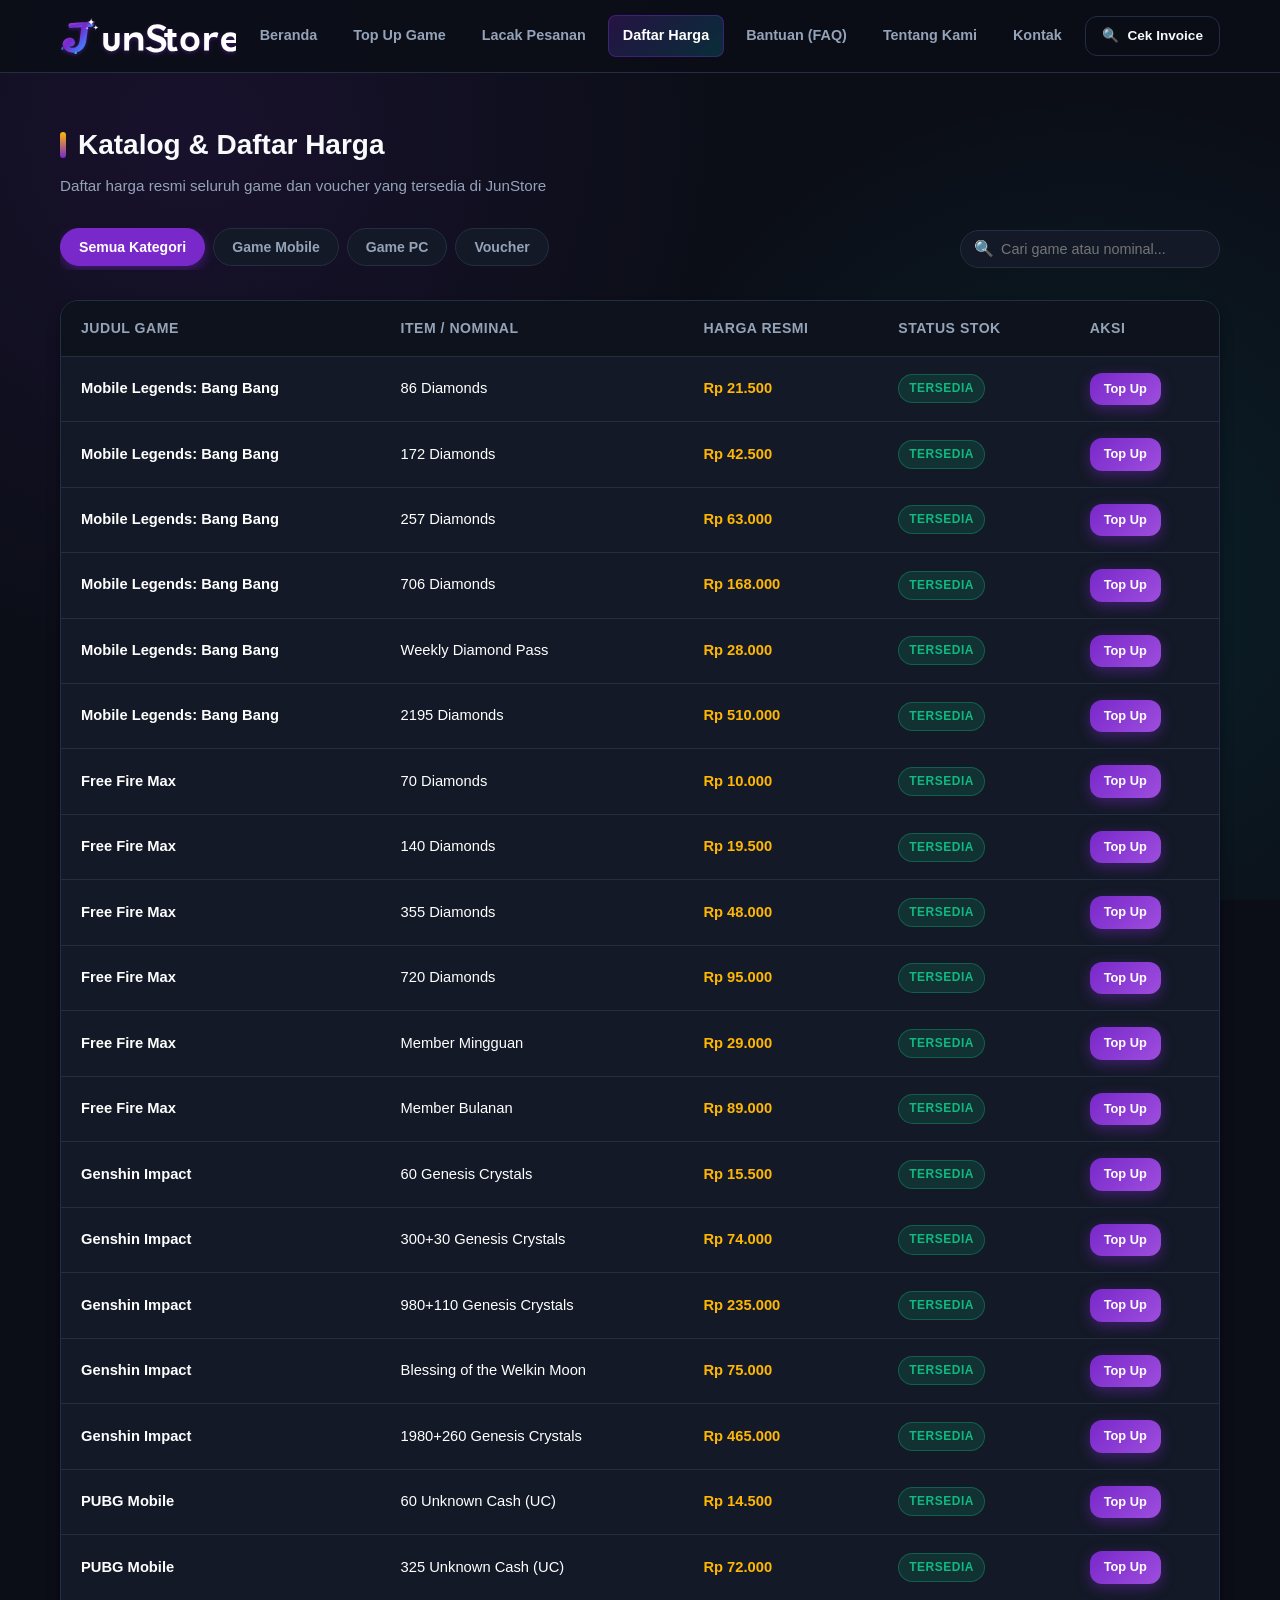
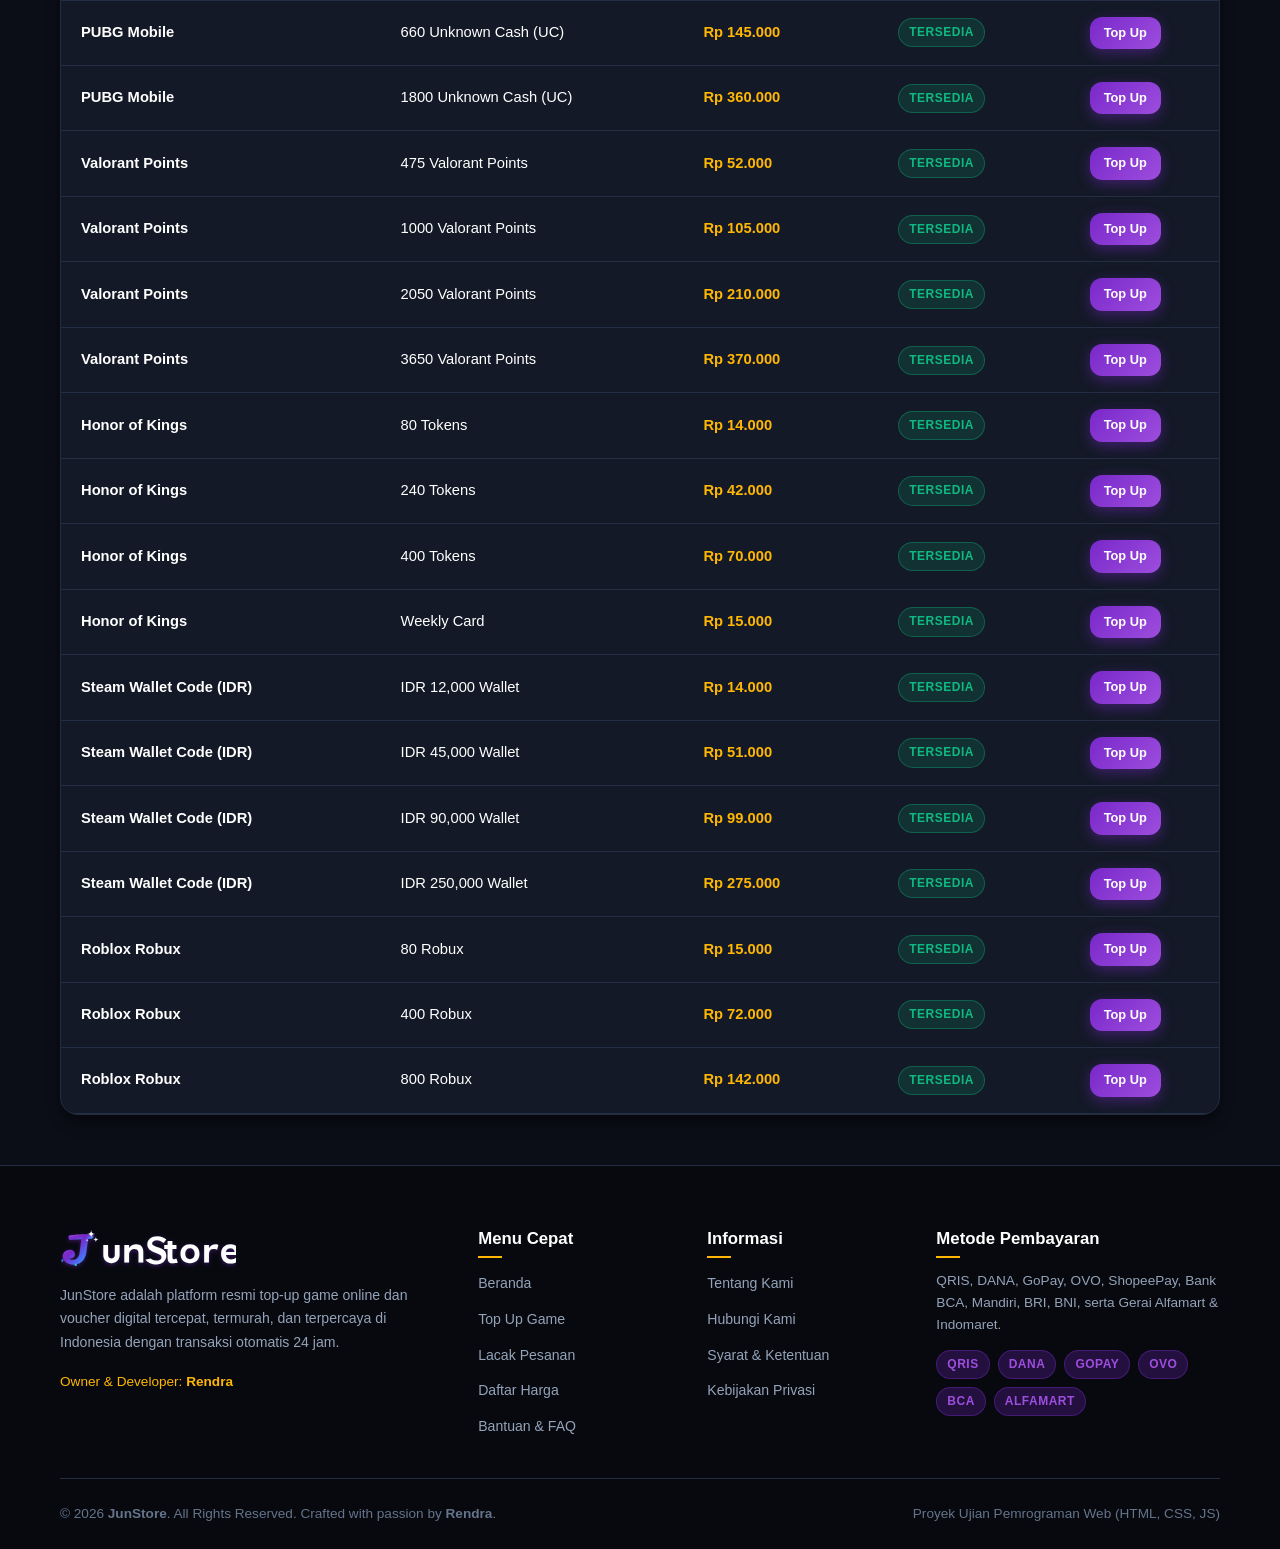
<file: pricelist.html>
<!DOCTYPE html>
<html lang="id">
<head>
  <meta charset="UTF-8">
  <meta name="viewport" content="width=device-width, initial-scale=1.0">
  <title>Daftar Harga Top Up Game - JunStore by Rendra</title>
  <meta name="description" content="Katalog dan daftar harga top-up game online terbaru dan termurah di JunStore by Rendra. Update harga otomatis 24 jam.">
  <meta name="referrer" content="no-referrer">
  <link rel="stylesheet" href="css/rendra-style.css">
</head>
<body>

  <!-- ==================== HEADER & NAVBAR ==================== -->
  <header class="rendra-header" id="rendra-header">
    <div class="rendra-container">
      <nav class="rendra-navbar">
        <a href="index.html" class="rendra-brand">
          <img src="assets/images/junstore-logo.svg" alt="JunStore Logo" class="rendra-brand-img">
        </a>

        <!-- Desktop Navigation -->
        <ul class="rendra-nav-menu">
          <li><a href="index.html" class="rendra-nav-link">Beranda</a></li>
          <li><a href="order.html" class="rendra-nav-link">Top Up Game</a></li>
          <li><a href="check-order.html" class="rendra-nav-link">Lacak Pesanan</a></li>
          <li><a href="pricelist.html" class="rendra-nav-link rendra-active">Daftar Harga</a></li>
          <li><a href="faq.html" class="rendra-nav-link">Bantuan (FAQ)</a></li>
          <li><a href="about.html" class="rendra-nav-link">Tentang Kami</a></li>
          <li><a href="contact.html" class="rendra-nav-link">Kontak</a></li>
        </ul>

        <div class="rendra-nav-actions">
          <a href="check-order.html" class="rendra-btn rendra-btn-outline" style="font-size: 0.85rem; padding: 8px 16px;">
            <span>🔍</span> Cek Invoice
          </a>
          <button class="rendra-hamburger" id="rendra-hamburger" aria-label="Toggle navigation">
            <span>☰</span>
          </button>
        </div>
      </nav>
    </div>

    <!-- Mobile Navigation Drawer -->
    <div class="rendra-mobile-menu" id="rendra-mobile-menu">
      <ul>
        <li><a href="index.html" class="rendra-nav-link">Beranda</a></li>
        <li><a href="order.html" class="rendra-nav-link">Top Up Game</a></li>
        <li><a href="check-order.html" class="rendra-nav-link">Lacak Pesanan</a></li>
        <li><a href="pricelist.html" class="rendra-nav-link rendra-active">Daftar Harga</a></li>
        <li><a href="faq.html" class="rendra-nav-link">Bantuan (FAQ)</a></li>
        <li><a href="about.html" class="rendra-nav-link">Tentang Kami</a></li>
        <li><a href="contact.html" class="rendra-nav-link">Kontak</a></li>
      </ul>
    </div>
  </header>

  <!-- ==================== MAIN CONTENT ==================== -->
  <main class="rendra-section">
    <div class="rendra-container">
      
      <div class="rendra-section-header">
        <h1 class="rendra-section-title">Katalog & Daftar Harga</h1>
        <p class="rendra-section-subtitle">Daftar harga resmi seluruh game dan voucher yang tersedia di JunStore</p>
      </div>

      <!-- FILTER & SEARCH BAR -->
      <div class="rendra-filter-wrapper">
        <div class="rendra-filter-tabs">
          <button class="rendra-filter-tab rendra-price-pill rendra-active" data-category="all">Semua Kategori</button>
          <button class="rendra-filter-tab rendra-price-pill" data-category="mobile">Game Mobile</button>
          <button class="rendra-filter-tab rendra-price-pill" data-category="pc">Game PC</button>
          <button class="rendra-filter-tab rendra-price-pill" data-category="voucher">Voucher</button>
        </div>

        <div class="rendra-search-box">
          <span class="rendra-search-icon">🔍</span>
          <input type="text" id="rendra-price-search" class="rendra-search-input" placeholder="Cari game atau nominal...">
        </div>
      </div>

      <!-- PRICELIST TABLE -->
      <div class="rendra-table-card">
        <div style="overflow-x: auto;">
          <table class="rendra-table">
            <thead>
              <tr>
                <th>Judul Game</th>
                <th>Item / Nominal</th>
                <th>Harga Resmi</th>
                <th>Status Stok</th>
                <th>Aksi</th>
              </tr>
            </thead>
            <tbody id="rendra-price-tbody">
              <!-- Dynamically populated by JS -->
            </tbody>
          </table>
        </div>
      </div>

    </div>
  </main>

  <!-- ==================== FOOTER ==================== -->
  <footer class="rendra-footer" id="rendra-footer">
    <div class="rendra-container">
      <div class="rendra-footer-grid">
        <div class="rendra-footer-col">
          <div class="rendra-brand" style="margin-bottom: 14px;">
            <img src="assets/images/junstore-logo.svg" alt="JunStore Logo" class="rendra-brand-img">
          </div>
          <p style="color: var(--rendra-text-muted); font-size: 0.88rem; line-height: 1.7; margin-bottom: 16px;">
            JunStore adalah platform resmi top-up game online dan voucher digital tercepat, termurah, dan terpercaya di Indonesia dengan transaksi otomatis 24 jam.
          </p>
          <div style="font-size: 0.85rem; color: var(--rendra-accent);">
            Owner & Developer: <strong>Rendra</strong>
          </div>
        </div>

        <div class="rendra-footer-col">
          <h4>Menu Cepat</h4>
          <ul class="rendra-footer-links">
            <li><a href="index.html" class="rendra-footer-link">Beranda</a></li>
            <li><a href="order.html" class="rendra-footer-link">Top Up Game</a></li>
            <li><a href="check-order.html" class="rendra-footer-link">Lacak Pesanan</a></li>
            <li><a href="pricelist.html" class="rendra-footer-link">Daftar Harga</a></li>
            <li><a href="faq.html" class="rendra-footer-link">Bantuan & FAQ</a></li>
          </ul>
        </div>

        <div class="rendra-footer-col">
          <h4>Informasi</h4>
          <ul class="rendra-footer-links">
            <li><a href="about.html" class="rendra-footer-link">Tentang Kami</a></li>
            <li><a href="contact.html" class="rendra-footer-link">Hubungi Kami</a></li>
            <li><a href="faq.html" class="rendra-footer-link">Syarat & Ketentuan</a></li>
            <li><a href="faq.html" class="rendra-footer-link">Kebijakan Privasi</a></li>
          </ul>
        </div>

        <div class="rendra-footer-col">
          <h4>Metode Pembayaran</h4>
          <p style="color: var(--rendra-text-muted); font-size: 0.85rem; margin-bottom: 14px;">
            QRIS, DANA, GoPay, OVO, ShopeePay, Bank BCA, Mandiri, BRI, BNI, serta Gerai Alfamart & Indomaret.
          </p>
          <div style="display: flex; gap: 8px; flex-wrap: wrap;">
            <span class="rendra-badge rendra-badge-primary">QRIS</span>
            <span class="rendra-badge rendra-badge-primary">DANA</span>
            <span class="rendra-badge rendra-badge-primary">GOPAY</span>
            <span class="rendra-badge rendra-badge-primary">OVO</span>
            <span class="rendra-badge rendra-badge-primary">BCA</span>
            <span class="rendra-badge rendra-badge-primary">ALFAMART</span>
          </div>
        </div>
      </div>

      <div class="rendra-footer-bottom">
        <div>
          © 2026 <strong>JunStore</strong>. All Rights Reserved. Crafted with passion by <strong>Rendra</strong>.
        </div>
        <div>
          Proyek Ujian Pemrograman Web (HTML, CSS, JS)
        </div>
      </div>
    </div>
  </footer>

  <!-- Scripts -->
  <script src="js/rendra-main.js"></script>
</body>
</html>
</file>
<file: css/rendra-style.css>
/* ==========================================================================
   JUNSTORE - GAMING & DIGITAL VOUCHER PLATFORM
   Style by: Rendra
   Naming Convention: All classes and IDs prefixed with 'rendra-'
   Theme: Dark Gaming Modern (XCashShop Aesthetic)
   ========================================================================== */

/* --- ROOT VARIABLES & COLOR PALETTE --- */
:root {
  --rendra-bg-main: #0b0e17;
  --rendra-bg-card: #131926;
  --rendra-bg-card-hover: #1c2438;
  --rendra-bg-surface: #1e2638;
  --rendra-bg-header: rgba(11, 14, 23, 0.92);
  
  --rendra-primary: #7928ca;
  --rendra-primary-light: #9d4edd;
  --rendra-primary-glow: rgba(121, 40, 202, 0.45);
  
  --rendra-secondary: #00f2fe;
  --rendra-secondary-glow: rgba(0, 242, 254, 0.35);
  
  --rendra-accent: #ffb703;
  --rendra-accent-glow: rgba(255, 183, 3, 0.35);
  
  --rendra-success: #10b981;
  --rendra-danger: #ef4444;
  --rendra-warning: #f59e0b;
  
  --rendra-text-main: #f8fafc;
  --rendra-text-muted: #94a3b8;
  --rendra-text-dim: #64748b;
  
  --rendra-border: #242e42;
  --rendra-border-focus: #7928ca;
  
  --rendra-radius-sm: 8px;
  --rendra-radius-md: 12px;
  --rendra-radius-lg: 18px;
  --rendra-radius-full: 9999px;
  
  --rendra-shadow-sm: 0 4px 6px -1px rgba(0, 0, 0, 0.3);
  --rendra-shadow-md: 0 10px 15px -3px rgba(0, 0, 0, 0.4), 0 4px 6px -2px rgba(0, 0, 0, 0.2);
  --rendra-shadow-glow: 0 0 25px var(--rendra-primary-glow);
  --rendra-transition: all 0.25s cubic-bezier(0.4, 0, 0.2, 1);
}

/* --- BASE & RESET --- */
* {
  margin: 0;
  padding: 0;
  box-sizing: border-box;
}

html {
  scroll-behavior: smooth;
  font-family: 'Segoe UI', Roboto, Helvetica, Arial, sans-serif;
  background-color: var(--rendra-bg-main);
  color: var(--rendra-text-main);
  line-height: 1.6;
}

body {
  min-height: 100vh;
  display: flex;
  flex-direction: column;
  background: radial-gradient(circle at 15% 15%, rgba(121, 40, 202, 0.12) 0%, transparent 40%),
              radial-gradient(circle at 85% 65%, rgba(0, 242, 254, 0.08) 0%, transparent 40%),
              var(--rendra-bg-main);
  background-attachment: fixed;
}

a {
  color: inherit;
  text-decoration: none;
}

img {
  max-width: 100%;
  display: block;
}

button, input, select, textarea {
  font-family: inherit;
}

/* --- REUSABLE UTILITIES --- */
.rendra-container {
  width: 100%;
  max-width: 1200px;
  margin: 0 auto;
  padding: 0 20px;
}

.rendra-section {
  padding: 50px 0;
}

.rendra-section-header {
  margin-bottom: 30px;
  text-align: left;
}

.rendra-section-title {
  font-size: 1.75rem;
  font-weight: 800;
  color: var(--rendra-text-main);
  display: flex;
  align-items: center;
  gap: 12px;
}

.rendra-section-title::before {
  content: '';
  display: inline-block;
  width: 6px;
  height: 26px;
  background: linear-gradient(180deg, var(--rendra-accent), var(--rendra-primary));
  border-radius: var(--rendra-radius-full);
}

.rendra-section-subtitle {
  color: var(--rendra-text-muted);
  font-size: 0.95rem;
  margin-top: 6px;
}

/* Badge */
.rendra-badge {
  display: inline-flex;
  align-items: center;
  padding: 4px 10px;
  border-radius: var(--rendra-radius-full);
  font-size: 0.75rem;
  font-weight: 700;
  text-transform: uppercase;
  letter-spacing: 0.5px;
}

.rendra-badge-primary {
  background: rgba(121, 40, 202, 0.25);
  color: var(--rendra-primary-light);
  border: 1px solid rgba(121, 40, 202, 0.4);
}

.rendra-badge-accent {
  background: rgba(255, 183, 3, 0.15);
  color: var(--rendra-accent);
  border: 1px solid rgba(255, 183, 3, 0.35);
}

.rendra-badge-success {
  background: rgba(16, 185, 129, 0.15);
  color: var(--rendra-success);
  border: 1px solid rgba(16, 185, 129, 0.35);
}

/* Buttons */
.rendra-btn {
  display: inline-flex;
  align-items: center;
  justify-content: center;
  gap: 8px;
  padding: 10px 22px;
  border-radius: var(--rendra-radius-md);
  font-weight: 600;
  font-size: 0.95rem;
  cursor: pointer;
  border: none;
  transition: var(--rendra-transition);
}

.rendra-btn-primary {
  background: linear-gradient(135deg, var(--rendra-primary), var(--rendra-primary-light));
  color: #fff;
  box-shadow: 0 4px 14px var(--rendra-primary-glow);
}

.rendra-btn-primary:hover {
  transform: translateY(-2px);
  box-shadow: 0 6px 20px rgba(121, 40, 202, 0.6);
}

.rendra-btn-accent {
  background: linear-gradient(135deg, var(--rendra-accent), #f77f00);
  color: #0b0e17;
  font-weight: 700;
  box-shadow: 0 4px 14px var(--rendra-accent-glow);
}

.rendra-btn-accent:hover {
  transform: translateY(-2px);
  box-shadow: 0 6px 20px rgba(255, 183, 3, 0.5);
}

.rendra-btn-outline {
  background: transparent;
  color: var(--rendra-text-main);
  border: 1px solid var(--rendra-border);
}

.rendra-btn-outline:hover {
  border-color: var(--rendra-primary-light);
  background: rgba(121, 40, 202, 0.1);
  color: #fff;
}

.rendra-btn-block {
  width: 100%;
}

/* --- HEADER & NAVBAR --- */
.rendra-header {
  position: sticky;
  top: 0;
  z-index: 1000;
  background-color: var(--rendra-bg-header);
  backdrop-filter: blur(12px);
  border-bottom: 1px solid var(--rendra-border);
  transition: var(--rendra-transition);
}

.rendra-navbar {
  display: flex;
  align-items: center;
  justify-content: space-between;
  height: 72px;
}

.rendra-brand {
  display: flex;
  align-items: center;
  gap: 12px;
  font-size: 1.35rem;
  font-weight: 900;
  letter-spacing: -0.5px;
}

.rendra-brand-img {
  height: 44px;
  width: auto;
  max-width: 180px;
  object-fit: contain;
  display: block;
  transition: transform 0.2s ease;
}

.rendra-brand:hover .rendra-brand-img {
  transform: scale(1.03);
}

.rendra-brand-icon {
  width: 40px;
  height: 40px;
  border-radius: var(--rendra-radius-md);
  background: linear-gradient(135deg, var(--rendra-primary), var(--rendra-secondary));
  display: flex;
  align-items: center;
  justify-content: center;
  color: #fff;
  font-weight: 900;
  box-shadow: 0 0 15px var(--rendra-primary-glow);
}

.rendra-brand-name {
  color: #fff;
}

.rendra-brand-name span {
  background: linear-gradient(135deg, var(--rendra-accent), #ff9e00);
  -webkit-background-clip: text;
  -webkit-text-fill-color: transparent;
}

.rendra-nav-menu {
  display: flex;
  align-items: center;
  list-style: none;
  gap: 8px;
}

.rendra-nav-link {
  padding: 8px 14px;
  border-radius: var(--rendra-radius-sm);
  color: var(--rendra-text-muted);
  font-weight: 600;
  font-size: 0.9rem;
  transition: var(--rendra-transition);
  display: flex;
  align-items: center;
  gap: 6px;
}

.rendra-nav-link:hover {
  color: #fff;
  background: rgba(255, 255, 255, 0.05);
}

.rendra-nav-link.rendra-active {
  color: #fff;
  background: linear-gradient(135deg, rgba(121, 40, 202, 0.25), rgba(0, 242, 254, 0.15));
  border: 1px solid rgba(121, 40, 202, 0.4);
}

.rendra-nav-actions {
  display: flex;
  align-items: center;
  gap: 12px;
}

.rendra-hamburger {
  display: none;
  background: transparent;
  border: 1px solid var(--rendra-border);
  color: #fff;
  padding: 8px;
  border-radius: var(--rendra-radius-sm);
  cursor: pointer;
  font-size: 1.25rem;
}

/* Mobile Nav Drawer */
.rendra-mobile-menu {
  display: none;
  position: fixed;
  top: 72px;
  left: 0;
  width: 100%;
  background: var(--rendra-bg-header);
  border-bottom: 1px solid var(--rendra-border);
  padding: 20px;
  backdrop-filter: blur(16px);
  z-index: 999;
}

.rendra-mobile-menu.rendra-show {
  display: block;
}

.rendra-mobile-menu ul {
  list-style: none;
  display: flex;
  flex-direction: column;
  gap: 10px;
}

.rendra-mobile-menu .rendra-nav-link {
  padding: 12px 16px;
  font-size: 1rem;
}

/* --- HERO BANNER & ANIMATED GAME SLIDER --- */
.rendra-hero {
  padding: 24px 0 10px;
}

.rendra-slider-container {
  position: relative;
  width: 100%;
  border-radius: var(--rendra-radius-lg);
  overflow: hidden;
  border: 1px solid var(--rendra-border);
  box-shadow: 0 10px 30px rgba(0, 0, 0, 0.6), 0 0 25px rgba(121, 40, 202, 0.25);
  background: #0d121c;
  min-height: 380px;
}

.rendra-slider-track {
  position: relative;
  width: 100%;
  min-height: 380px;
}

.rendra-slide {
  position: absolute;
  top: 0;
  left: 0;
  width: 100%;
  height: 100%;
  min-height: 380px;
  opacity: 0;
  visibility: hidden;
  transition: opacity 0.6s ease, visibility 0.6s ease, transform 0.6s ease;
  transform: scale(0.98);
  display: flex;
  align-items: center;
  overflow: hidden;
  z-index: 1;
}

.rendra-slide.rendra-slide-active {
  opacity: 1;
  visibility: visible;
  transform: scale(1);
  z-index: 2;
}

/* Individual Slide Theme Gradients & Backgrounds */
.rendra-slide-mlbb {
  background: radial-gradient(circle at 75% 50%, rgba(121, 40, 202, 0.4) 0%, transparent 60%),
              linear-gradient(135deg, #130924 0%, #0c1220 100%);
}

.rendra-slide-ff {
  background: radial-gradient(circle at 75% 50%, rgba(255, 120, 0, 0.35) 0%, transparent 60%),
              linear-gradient(135deg, #241107 0%, #0d121c 100%);
}

.rendra-slide-genshin {
  background: radial-gradient(circle at 75% 50%, rgba(0, 242, 254, 0.35) 0%, transparent 60%),
              linear-gradient(135deg, #071e2b 0%, #0c1220 100%);
}

.rendra-slide-val {
  background: radial-gradient(circle at 75% 50%, rgba(255, 70, 85, 0.35) 0%, transparent 60%),
              linear-gradient(135deg, #260c14 0%, #0d121c 100%);
}

/* Slide Content Layout */
.rendra-slide-content {
  position: relative;
  z-index: 5;
  padding: 44px 50px;
  max-width: 580px;
}

.rendra-slide-tag {
  display: inline-flex;
  align-items: center;
  gap: 6px;
  padding: 6px 14px;
  border-radius: var(--rendra-radius-full);
  font-size: 0.8rem;
  font-weight: 800;
  text-transform: uppercase;
  letter-spacing: 0.5px;
  margin-bottom: 14px;
  animation: rendraPulse 2s infinite ease-in-out;
}

.rendra-tag-purple {
  background: rgba(121, 40, 202, 0.25);
  color: #c77dff;
  border: 1px solid rgba(121, 40, 202, 0.5);
}

.rendra-tag-orange {
  background: rgba(255, 120, 0, 0.2);
  color: #ff9e00;
  border: 1px solid rgba(255, 120, 0, 0.45);
}

.rendra-tag-cyan {
  background: rgba(0, 242, 254, 0.2);
  color: #00f2fe;
  border: 1px solid rgba(0, 242, 254, 0.45);
}

.rendra-tag-red {
  background: rgba(255, 70, 85, 0.2);
  color: #ff4655;
  border: 1px solid rgba(255, 70, 85, 0.45);
}

.rendra-slide-title {
  font-size: 2.3rem;
  font-weight: 900;
  line-height: 1.18;
  color: #ffffff;
  margin-bottom: 12px;
  letter-spacing: -0.5px;
}

.rendra-slide-title span {
  background: linear-gradient(135deg, var(--rendra-accent), #ff9e00);
  -webkit-background-clip: text;
  -webkit-text-fill-color: transparent;
}

.rendra-slide-desc {
  font-size: 0.98rem;
  color: var(--rendra-text-muted);
  line-height: 1.6;
  margin-bottom: 24px;
}

.rendra-slide-actions {
  display: flex;
  align-items: center;
  gap: 14px;
  flex-wrap: wrap;
}

/* Floating Character / Poster Artwork */
.rendra-slide-visual {
  position: absolute;
  right: 40px;
  top: 50%;
  transform: translateY(-50%);
  width: 480px;
  height: 90%;
  display: flex;
  align-items: center;
  justify-content: center;
  pointer-events: none;
  z-index: 4;
}

.rendra-slide-visual img {
  max-width: 100%;
  max-height: 340px;
  object-fit: cover;
  border-radius: var(--rendra-radius-lg);
  box-shadow: 0 15px 35px rgba(0, 0, 0, 0.6), 0 0 30px rgba(121, 40, 202, 0.3);
  animation: rendraFloat 4s ease-in-out infinite;
  border: 1px solid rgba(255, 255, 255, 0.1);
}

@keyframes rendraFloat {
  0%, 100% { transform: translateY(0px); }
  50% { transform: translateY(-10px); }
}

@keyframes rendraPulse {
  0%, 100% { box-shadow: 0 0 5px rgba(255, 255, 255, 0.1); }
  50% { box-shadow: 0 0 15px rgba(255, 255, 255, 0.3); }
}

/* Slider Controls: Arrows */
.rendra-slider-btn {
  position: absolute;
  top: 50%;
  transform: translateY(-50%);
  width: 44px;
  height: 44px;
  border-radius: var(--rendra-radius-full);
  background: rgba(11, 14, 23, 0.75);
  border: 1px solid var(--rendra-border);
  color: #ffffff;
  display: flex;
  align-items: center;
  justify-content: center;
  font-size: 1.2rem;
  cursor: pointer;
  z-index: 10;
  backdrop-filter: blur(8px);
  transition: var(--rendra-transition);
}

.rendra-slider-btn:hover {
  background: var(--rendra-primary);
  border-color: var(--rendra-primary-light);
  box-shadow: 0 0 15px var(--rendra-primary-glow);
  transform: translateY(-50%) scale(1.1);
}

.rendra-slider-btn-prev {
  left: 16px;
}

.rendra-slider-btn-next {
  right: 16px;
}

/* Slider Pagination Dots */
.rendra-slider-dots {
  position: absolute;
  bottom: 16px;
  left: 50%;
  transform: translateX(-50%);
  display: flex;
  align-items: center;
  gap: 8px;
  z-index: 10;
}

.rendra-dot {
  width: 28px;
  height: 6px;
  border-radius: var(--rendra-radius-full);
  background: rgba(255, 255, 255, 0.25);
  cursor: pointer;
  transition: var(--rendra-transition);
}

.rendra-dot:hover {
  background: rgba(255, 255, 255, 0.5);
}

.rendra-dot.rendra-dot-active {
  width: 44px;
  background: linear-gradient(90deg, var(--rendra-accent), var(--rendra-primary-light));
  box-shadow: 0 0 10px var(--rendra-accent-glow);
}

/* Responsive adjustments for slider */
@media (max-width: 900px) {
  .rendra-slide-visual {
    width: 320px;
    right: 20px;
    opacity: 0.35;
  }
  .rendra-slide-content {
    max-width: 100%;
    padding: 30px;
  }
}

@media (max-width: 600px) {
  .rendra-slide-title {
    font-size: 1.6rem;
  }
  .rendra-slide-visual {
    display: none;
  }
  .rendra-slide-content {
    padding: 24px 20px;
  }
  .rendra-slider-container,
  .rendra-slider-track,
  .rendra-slide {
    min-height: 320px;
  }
  .rendra-slider-btn {
    display: none;
  }
}

.rendra-banner-card {
  position: relative;
  border-radius: var(--rendra-radius-lg);
  overflow: hidden;
  background: linear-gradient(135deg, #1f1338, #101a2e);
  border: 1px solid var(--rendra-border);
  box-shadow: var(--rendra-shadow-md);
  min-height: 280px;
  display: flex;
  align-items: center;
}

.rendra-banner-content {
  padding: 40px;
  z-index: 2;
  max-width: 600px;
}

.rendra-banner-tag {
  margin-bottom: 12px;
}

.rendra-banner-title {
  font-size: 2.2rem;
  font-weight: 900;
  line-height: 1.2;
  margin-bottom: 12px;
  color: #fff;
}

.rendra-banner-title span {
  background: linear-gradient(135deg, var(--rendra-accent), #f77f00);
  -webkit-background-clip: text;
  -webkit-text-fill-color: transparent;
}

.rendra-banner-desc {
  color: var(--rendra-text-muted);
  font-size: 1rem;
  margin-bottom: 24px;
}

.rendra-banner-img {
  position: absolute;
  right: -20px;
  bottom: -20px;
  height: 110%;
  opacity: 0.85;
  pointer-events: none;
  mask-image: linear-gradient(to left, black 60%, transparent 100%);
  -webkit-mask-image: linear-gradient(to left, black 60%, transparent 100%);
}

/* --- FILTER TABS (XCashShop Style) --- */
.rendra-filter-wrapper {
  margin-bottom: 30px;
  display: flex;
  align-items: center;
  justify-content: space-between;
  gap: 16px;
  flex-wrap: wrap;
}

.rendra-filter-tabs {
  display: flex;
  gap: 8px;
  overflow-x: auto;
  padding-bottom: 4px;
}

.rendra-filter-tab {
  padding: 10px 18px;
  border-radius: var(--rendra-radius-full);
  background: var(--rendra-bg-card);
  border: 1px solid var(--rendra-border);
  color: var(--rendra-text-muted);
  font-weight: 600;
  font-size: 0.88rem;
  cursor: pointer;
  white-space: nowrap;
  transition: var(--rendra-transition);
}

.rendra-filter-tab:hover {
  color: #fff;
  border-color: var(--rendra-primary);
}

.rendra-filter-tab.rendra-active {
  background: var(--rendra-primary);
  color: #fff;
  border-color: var(--rendra-primary);
  box-shadow: 0 4px 12px var(--rendra-primary-glow);
}

.rendra-search-box {
  position: relative;
  min-width: 260px;
}

.rendra-search-input {
  width: 100%;
  padding: 10px 16px 10px 40px;
  border-radius: var(--rendra-radius-full);
  background: var(--rendra-bg-card);
  border: 1px solid var(--rendra-border);
  color: #fff;
  font-size: 0.9rem;
  outline: none;
  transition: var(--rendra-transition);
}

.rendra-search-input:focus {
  border-color: var(--rendra-primary);
  box-shadow: 0 0 0 3px rgba(121, 40, 202, 0.2);
}

.rendra-search-icon {
  position: absolute;
  left: 14px;
  top: 50%;
  transform: translateY(-50%);
  color: var(--rendra-text-dim);
}

/* --- GAME CARDS GRID --- */
.rendra-games-grid {
  display: grid;
  grid-template-columns: repeat(auto-fill, minmax(180px, 1fr));
  gap: 20px;
}

.rendra-game-card {
  position: relative;
  background: var(--rendra-bg-card);
  border: 1px solid var(--rendra-border);
  border-radius: var(--rendra-radius-md);
  overflow: hidden;
  display: flex;
  flex-direction: column;
  transition: var(--rendra-transition);
}

.rendra-game-card:hover {
  transform: translateY(-6px);
  border-color: var(--rendra-primary-light);
  box-shadow: 0 10px 25px rgba(121, 40, 202, 0.35);
}

.rendra-game-thumb {
  position: relative;
  width: 100%;
  padding-top: 133%; /* 3:4 aspect ratio */
  overflow: hidden;
  background: #1a2233;
}

.rendra-game-thumb img {
  position: absolute;
  top: 0;
  left: 0;
  width: 100%;
  height: 100%;
  object-fit: cover;
  transition: transform 0.4s ease;
}

.rendra-game-card:hover .rendra-game-thumb img {
  transform: scale(1.08);
}

.rendra-game-badge {
  position: absolute;
  top: 10px;
  right: 10px;
  z-index: 2;
}

.rendra-game-info {
  padding: 14px 12px;
  background: linear-gradient(180deg, rgba(19, 25, 38, 0.95), var(--rendra-bg-card));
  flex-grow: 1;
  display: flex;
  flex-direction: column;
  justify-content: space-between;
}

.rendra-game-name {
  font-size: 0.95rem;
  font-weight: 700;
  color: #fff;
  margin-bottom: 4px;
  white-space: nowrap;
  overflow: hidden;
  text-overflow: ellipsis;
}

.rendra-game-publisher {
  font-size: 0.78rem;
  color: var(--rendra-text-dim);
  margin-bottom: 10px;
}

.rendra-game-action {
  font-size: 0.8rem;
  font-weight: 700;
  color: var(--rendra-secondary);
  display: flex;
  align-items: center;
  justify-content: space-between;
}

.rendra-game-action span {
  color: var(--rendra-accent);
}

/* --- FEATURES / ADVANTAGES SECTION --- */
.rendra-features-grid {
  display: grid;
  grid-template-columns: repeat(auto-fit, minmax(260px, 1fr));
  gap: 20px;
}

.rendra-feature-box {
  background: var(--rendra-bg-card);
  border: 1px solid var(--rendra-border);
  border-radius: var(--rendra-radius-md);
  padding: 24px;
  display: flex;
  gap: 18px;
  align-items: flex-start;
  transition: var(--rendra-transition);
}

.rendra-feature-box:hover {
  border-color: rgba(121, 40, 202, 0.4);
  background: var(--rendra-bg-card-hover);
  transform: translateY(-3px);
}

.rendra-feature-icon {
  width: 48px;
  height: 48px;
  border-radius: var(--rendra-radius-md);
  background: rgba(121, 40, 202, 0.15);
  border: 1px solid rgba(121, 40, 202, 0.3);
  display: flex;
  align-items: center;
  justify-content: center;
  color: var(--rendra-primary-light);
  font-size: 1.4rem;
  flex-shrink: 0;
}

.rendra-feature-title {
  font-size: 1.05rem;
  font-weight: 700;
  margin-bottom: 6px;
  color: #fff;
}

.rendra-feature-desc {
  font-size: 0.85rem;
  color: var(--rendra-text-muted);
  line-height: 1.5;
}

/* --- ORDER PAGE STYLING (The Core Flow) --- */
.rendra-order-layout {
  display: grid;
  grid-template-columns: 340px 1fr;
  gap: 30px;
  align-items: flex-start;
}

/* Order Game Sidebar */
.rendra-order-sidebar {
  position: sticky;
  top: 90px;
  background: var(--rendra-bg-card);
  border: 1px solid var(--rendra-border);
  border-radius: var(--rendra-radius-lg);
  padding: 24px;
  box-shadow: var(--rendra-shadow-md);
}

.rendra-order-sidebar-img {
  width: 100%;
  border-radius: var(--rendra-radius-md);
  overflow: hidden;
  margin-bottom: 18px;
}

.rendra-order-sidebar-title {
  font-size: 1.4rem;
  font-weight: 800;
  color: #fff;
  margin-bottom: 6px;
}

.rendra-order-sidebar-dev {
  color: var(--rendra-text-muted);
  font-size: 0.88rem;
  margin-bottom: 18px;
}

.rendra-order-steps-info {
  border-top: 1px solid var(--rendra-border);
  padding-top: 16px;
}

.rendra-order-step-hint {
  display: flex;
  align-items: flex-start;
  gap: 10px;
  font-size: 0.85rem;
  color: var(--rendra-text-muted);
  margin-bottom: 12px;
}

.rendra-order-step-num {
  width: 22px;
  height: 22px;
  border-radius: var(--rendra-radius-full);
  background: var(--rendra-primary);
  color: #fff;
  font-weight: 700;
  font-size: 0.75rem;
  display: flex;
  align-items: center;
  justify-content: center;
  flex-shrink: 0;
}

/* Order Form Step Cards */
.rendra-order-card {
  background: var(--rendra-bg-card);
  border: 1px solid var(--rendra-border);
  border-radius: var(--rendra-radius-lg);
  padding: 26px;
  margin-bottom: 24px;
  box-shadow: var(--rendra-shadow-sm);
}

.rendra-order-card-header {
  display: flex;
  align-items: center;
  gap: 14px;
  margin-bottom: 20px;
  padding-bottom: 14px;
  border-bottom: 1px solid var(--rendra-border);
}

.rendra-order-card-num {
  width: 32px;
  height: 32px;
  border-radius: var(--rendra-radius-full);
  background: linear-gradient(135deg, var(--rendra-primary), var(--rendra-primary-light));
  color: #fff;
  font-weight: 800;
  display: flex;
  align-items: center;
  justify-content: center;
  font-size: 0.95rem;
  box-shadow: 0 0 10px var(--rendra-primary-glow);
}

.rendra-order-card-title {
  font-size: 1.15rem;
  font-weight: 700;
  color: #fff;
}

/* Input Styles */
.rendra-form-row {
  display: grid;
  grid-template-columns: 1fr 1fr;
  gap: 16px;
}

.rendra-form-group {
  margin-bottom: 16px;
}

.rendra-label {
  display: block;
  font-size: 0.88rem;
  font-weight: 600;
  color: var(--rendra-text-muted);
  margin-bottom: 8px;
}

.rendra-input {
  width: 100%;
  padding: 12px 16px;
  border-radius: var(--rendra-radius-md);
  background: #0d121c;
  border: 1px solid var(--rendra-border);
  color: #fff;
  font-size: 0.95rem;
  outline: none;
  transition: var(--rendra-transition);
}

.rendra-input:focus {
  border-color: var(--rendra-primary-light);
  box-shadow: 0 0 0 3px rgba(121, 40, 202, 0.25);
  background: #111724;
}

.rendra-hint {
  font-size: 0.78rem;
  color: var(--rendra-text-dim);
  margin-top: 6px;
}

/* Nominal Item Grid */
.rendra-nominal-grid {
  display: grid;
  grid-template-columns: repeat(auto-fill, minmax(180px, 1fr));
  gap: 14px;
}

.rendra-nominal-item {
  background: #0d121c;
  border: 1px solid var(--rendra-border);
  border-radius: var(--rendra-radius-md);
  padding: 16px 14px;
  cursor: pointer;
  transition: var(--rendra-transition);
  position: relative;
  display: flex;
  flex-direction: column;
  justify-content: space-between;
  min-height: 95px;
}

.rendra-nominal-item:hover {
  border-color: var(--rendra-primary-light);
  transform: translateY(-2px);
  background: #121824;
}

.rendra-nominal-item.rendra-selected {
  border-color: var(--rendra-accent);
  background: rgba(255, 183, 3, 0.08);
  box-shadow: 0 0 15px rgba(255, 183, 3, 0.2);
}

.rendra-nominal-item.rendra-selected::after {
  content: '✓';
  position: absolute;
  top: 8px;
  right: 10px;
  color: var(--rendra-accent);
  font-weight: 900;
  font-size: 0.9rem;
}

.rendra-nominal-name {
  font-weight: 700;
  font-size: 0.95rem;
  color: #fff;
  margin-bottom: 8px;
}

.rendra-nominal-price {
  font-size: 0.85rem;
  font-weight: 700;
  color: var(--rendra-accent);
}

/* Payment Methods Grid */
.rendra-payment-grid {
  display: grid;
  grid-template-columns: repeat(auto-fill, minmax(220px, 1fr));
  gap: 14px;
}

.rendra-payment-item {
  background: #0d121c;
  border: 1px solid var(--rendra-border);
  border-radius: var(--rendra-radius-md);
  padding: 16px;
  cursor: pointer;
  transition: var(--rendra-transition);
  display: flex;
  align-items: center;
  justify-content: space-between;
  position: relative;
}

.rendra-payment-item:hover {
  border-color: var(--rendra-secondary);
  background: #121824;
}

.rendra-payment-item.rendra-selected {
  border-color: var(--rendra-secondary);
  background: rgba(0, 242, 254, 0.08);
  box-shadow: 0 0 15px var(--rendra-secondary-glow);
}

.rendra-payment-item.rendra-selected::after {
  content: '✓';
  position: absolute;
  top: 8px;
  right: 10px;
  color: var(--rendra-secondary);
  font-weight: 900;
  font-size: 0.9rem;
}

.rendra-payment-left {
  display: flex;
  align-items: center;
  gap: 12px;
}

.rendra-payment-logo {
  width: 60px;
  height: 32px;
  background: #ffffff;
  border-radius: 6px;
  display: flex;
  align-items: center;
  justify-content: center;
  padding: 4px 6px;
  font-weight: 900;
  font-size: 0.75rem;
  color: #0b0e17;
  overflow: hidden;
  box-shadow: 0 2px 4px rgba(0,0,0,0.2);
}

.rendra-payment-logo img {
  max-width: 100%;
  max-height: 100%;
  object-fit: contain;
}

.rendra-payment-name {
  font-size: 0.9rem;
  font-weight: 700;
  color: #fff;
}

.rendra-payment-price {
  font-size: 0.82rem;
  color: var(--rendra-text-muted);
}

/* Order Summary Box */
.rendra-order-total-bar {
  background: linear-gradient(135deg, #1b162c, #0e1726);
  border: 1px solid var(--rendra-border);
  border-radius: var(--rendra-radius-lg);
  padding: 20px 24px;
  display: flex;
  align-items: center;
  justify-content: space-between;
  margin-top: 20px;
}

.rendra-total-label {
  font-size: 0.9rem;
  color: var(--rendra-text-muted);
}

.rendra-total-amount {
  font-size: 1.6rem;
  font-weight: 900;
  color: var(--rendra-accent);
}

/* --- MODAL POPUP (ORDER CONFIRMATION) --- */
.rendra-modal-overlay {
  display: none;
  position: fixed;
  top: 0;
  left: 0;
  width: 100%;
  height: 100%;
  background: rgba(0, 0, 0, 0.75);
  backdrop-filter: blur(8px);
  z-index: 2000;
  align-items: center;
  justify-content: center;
  padding: 20px;
}

.rendra-modal-overlay.rendra-open {
  display: flex;
}

.rendra-modal-box {
  background: var(--rendra-bg-card);
  border: 1px solid var(--rendra-border);
  border-radius: var(--rendra-radius-lg);
  max-width: 520px;
  width: 100%;
  overflow: hidden;
  box-shadow: 0 20px 40px rgba(0, 0, 0, 0.6);
  animation: rendraFadeUp 0.3s ease;
}

@keyframes rendraFadeUp {
  from { opacity: 0; transform: translateY(20px); }
  to { opacity: 1; transform: translateY(0); }
}

.rendra-modal-header {
  padding: 20px 24px;
  border-bottom: 1px solid var(--rendra-border);
  display: flex;
  align-items: center;
  justify-content: space-between;
  background: rgba(121, 40, 202, 0.1);
}

.rendra-modal-title {
  font-size: 1.2rem;
  font-weight: 800;
  color: #fff;
}

.rendra-modal-close {
  background: transparent;
  border: none;
  color: var(--rendra-text-muted);
  font-size: 1.5rem;
  cursor: pointer;
}

.rendra-modal-body {
  padding: 24px;
}

.rendra-modal-row {
  display: flex;
  justify-content: space-between;
  padding: 10px 0;
  border-bottom: 1px dashed var(--rendra-border);
  font-size: 0.9rem;
}

.rendra-modal-row span:first-child {
  color: var(--rendra-text-muted);
}

.rendra-modal-row span:last-child {
  font-weight: 700;
  color: #fff;
}

.rendra-modal-footer {
  padding: 16px 24px;
  border-top: 1px solid var(--rendra-border);
  display: flex;
  gap: 12px;
}

/* --- CHECK ORDER / TRACKING PAGE --- */
.rendra-track-card {
  max-width: 760px;
  margin: 0 auto;
  background: var(--rendra-bg-card);
  border: 1px solid var(--rendra-border);
  border-radius: var(--rendra-radius-lg);
  padding: 36px;
  box-shadow: var(--rendra-shadow-md);
}

.rendra-invoice-result {
  margin-top: 30px;
  padding-top: 30px;
  border-top: 1px solid var(--rendra-border);
  display: none;
}

.rendra-invoice-badge-status {
  padding: 6px 16px;
  border-radius: var(--rendra-radius-full);
  font-weight: 800;
  font-size: 0.85rem;
  display: inline-block;
  margin-bottom: 16px;
}

/* --- PRICELIST TABLE --- */
.rendra-table-card {
  background: var(--rendra-bg-card);
  border: 1px solid var(--rendra-border);
  border-radius: var(--rendra-radius-lg);
  overflow: hidden;
  box-shadow: var(--rendra-shadow-md);
}

.rendra-table {
  width: 100%;
  border-collapse: collapse;
  text-align: left;
}

.rendra-table th {
  background: #0d121c;
  padding: 16px 20px;
  color: var(--rendra-text-muted);
  font-weight: 700;
  font-size: 0.88rem;
  border-bottom: 1px solid var(--rendra-border);
  text-transform: uppercase;
  letter-spacing: 0.5px;
}

.rendra-table td {
  padding: 16px 20px;
  border-bottom: 1px solid var(--rendra-border);
  font-size: 0.92rem;
  color: #fff;
}

.rendra-table tr:hover td {
  background: rgba(255, 255, 255, 0.02);
}

/* --- ACCORDION FAQ --- */
.rendra-faq-list {
  max-width: 860px;
  margin: 0 auto;
  display: flex;
  flex-direction: column;
  gap: 16px;
}

.rendra-faq-item {
  background: var(--rendra-bg-card);
  border: 1px solid var(--rendra-border);
  border-radius: var(--rendra-radius-md);
  overflow: hidden;
  transition: var(--rendra-transition);
}

.rendra-faq-item:hover {
  border-color: rgba(121, 40, 202, 0.4);
}

.rendra-faq-question {
  padding: 20px 24px;
  display: flex;
  align-items: center;
  justify-content: space-between;
  cursor: pointer;
  font-weight: 700;
  font-size: 1.05rem;
  color: #fff;
}

.rendra-faq-icon {
  font-size: 1.2rem;
  color: var(--rendra-primary-light);
  transition: transform 0.3s ease;
}

.rendra-faq-item.rendra-active .rendra-faq-icon {
  transform: rotate(180deg);
}

.rendra-faq-answer {
  max-height: 0;
  overflow: hidden;
  transition: max-height 0.35s ease, padding 0.35s ease;
  background: #0d121c;
  color: var(--rendra-text-muted);
  font-size: 0.95rem;
  line-height: 1.7;
  padding: 0 24px;
}

.rendra-faq-item.rendra-active .rendra-faq-answer {
  max-height: 200px;
  padding: 16px 24px 22px;
  border-top: 1px solid var(--rendra-border);
}

/* --- CONTACT PAGE --- */
.rendra-contact-grid {
  display: grid;
  grid-template-columns: 1fr 1.3fr;
  gap: 30px;
}

.rendra-contact-info-card {
  background: var(--rendra-bg-card);
  border: 1px solid var(--rendra-border);
  border-radius: var(--rendra-radius-lg);
  padding: 32px;
}

.rendra-contact-item {
  display: flex;
  align-items: flex-start;
  gap: 16px;
  margin-bottom: 24px;
}

.rendra-contact-icon {
  width: 44px;
  height: 44px;
  border-radius: var(--rendra-radius-md);
  background: rgba(121, 40, 202, 0.15);
  border: 1px solid rgba(121, 40, 202, 0.3);
  display: flex;
  align-items: center;
  justify-content: center;
  color: var(--rendra-primary-light);
  font-size: 1.25rem;
  flex-shrink: 0;
}

/* --- ABOUT PAGE --- */
.rendra-about-hero {
  text-align: center;
  max-width: 800px;
  margin: 0 auto 50px;
}

.rendra-stats-grid {
  display: grid;
  grid-template-columns: repeat(4, 1fr);
  gap: 20px;
  margin: 40px 0;
}

.rendra-stat-card {
  background: var(--rendra-bg-card);
  border: 1px solid var(--rendra-border);
  border-radius: var(--rendra-radius-md);
  padding: 24px 16px;
  text-align: center;
}

.rendra-stat-num {
  font-size: 2rem;
  font-weight: 900;
  color: var(--rendra-accent);
  margin-bottom: 6px;
}

.rendra-stat-label {
  font-size: 0.85rem;
  color: var(--rendra-text-muted);
}

/* --- TOAST NOTIFICATION --- */
.rendra-toast {
  position: fixed;
  bottom: 24px;
  right: 24px;
  background: #1e2638;
  border: 1px solid var(--rendra-border);
  border-left: 4px solid var(--rendra-primary);
  border-radius: var(--rendra-radius-md);
  padding: 14px 20px;
  box-shadow: 0 10px 30px rgba(0, 0, 0, 0.5);
  color: #fff;
  font-size: 0.9rem;
  display: flex;
  align-items: center;
  gap: 12px;
  z-index: 3000;
  transform: translateY(100px);
  opacity: 0;
  transition: all 0.3s ease;
}

.rendra-toast.rendra-show {
  transform: translateY(0);
  opacity: 1;
}

/* --- FOOTER --- */
.rendra-footer {
  margin-top: auto;
  background: #07090f;
  border-top: 1px solid var(--rendra-border);
  padding: 60px 0 24px;
}

.rendra-footer-grid {
  display: grid;
  grid-template-columns: 2fr 1fr 1fr 1.5fr;
  gap: 40px;
  margin-bottom: 40px;
}

.rendra-footer-col h4 {
  font-size: 1.05rem;
  font-weight: 700;
  color: #fff;
  margin-bottom: 18px;
  position: relative;
  display: inline-block;
}

.rendra-footer-col h4::after {
  content: '';
  position: absolute;
  bottom: -6px;
  left: 0;
  width: 24px;
  height: 2px;
  background: var(--rendra-accent);
}

.rendra-footer-links {
  list-style: none;
  display: flex;
  flex-direction: column;
  gap: 10px;
}

.rendra-footer-link {
  color: var(--rendra-text-muted);
  font-size: 0.88rem;
  transition: var(--rendra-transition);
}

.rendra-footer-link:hover {
  color: var(--rendra-primary-light);
  transform: translateX(4px);
}

.rendra-footer-bottom {
  border-top: 1px solid var(--rendra-border);
  padding-top: 24px;
  display: flex;
  align-items: center;
  justify-content: space-between;
  flex-wrap: wrap;
  gap: 16px;
  font-size: 0.85rem;
  color: var(--rendra-text-dim);
}

/* --- RESPONSIVE MEDIA QUERIES (MOBILE FRIENDLY) --- */
@media (max-width: 992px) {
  .rendra-order-layout {
    grid-template-columns: 1fr;
  }
  
  .rendra-order-sidebar {
    position: static;
  }
  
  .rendra-footer-grid {
    grid-template-columns: 1fr 1fr;
    gap: 30px;
  }
  
  .rendra-contact-grid {
    grid-template-columns: 1fr;
  }
  
  .rendra-stats-grid {
    grid-template-columns: repeat(2, 1fr);
  }
}

@media (max-width: 768px) {
  .rendra-nav-menu, .rendra-nav-actions .rendra-btn {
    display: none;
  }
  
  .rendra-hamburger {
    display: block;
  }
  
  .rendra-games-grid {
    grid-template-columns: repeat(auto-fill, minmax(140px, 1fr));
    gap: 14px;
  }
  
  .rendra-nominal-grid {
    grid-template-columns: repeat(2, 1fr);
  }
  
  .rendra-payment-grid {
    grid-template-columns: 1fr;
  }
  
  .rendra-banner-content {
    padding: 24px;
  }
  
  .rendra-banner-title {
    font-size: 1.5rem;
  }
  
  .rendra-banner-img {
    display: none;
  }
  
  .rendra-form-row {
    grid-template-columns: 1fr;
  }
  
  .rendra-footer-grid {
    grid-template-columns: 1fr;
  }
  
  .rendra-footer-bottom {
    flex-direction: column;
    text-align: center;
  }
}

@media (max-width: 480px) {
  .rendra-nominal-grid {
    grid-template-columns: 1fr;
  }
  
  .rendra-order-total-bar {
    flex-direction: column;
    gap: 14px;
    align-items: flex-start;
  }
  
  .rendra-order-total-bar .rendra-btn {
    width: 100%;
  }
}
</file>
